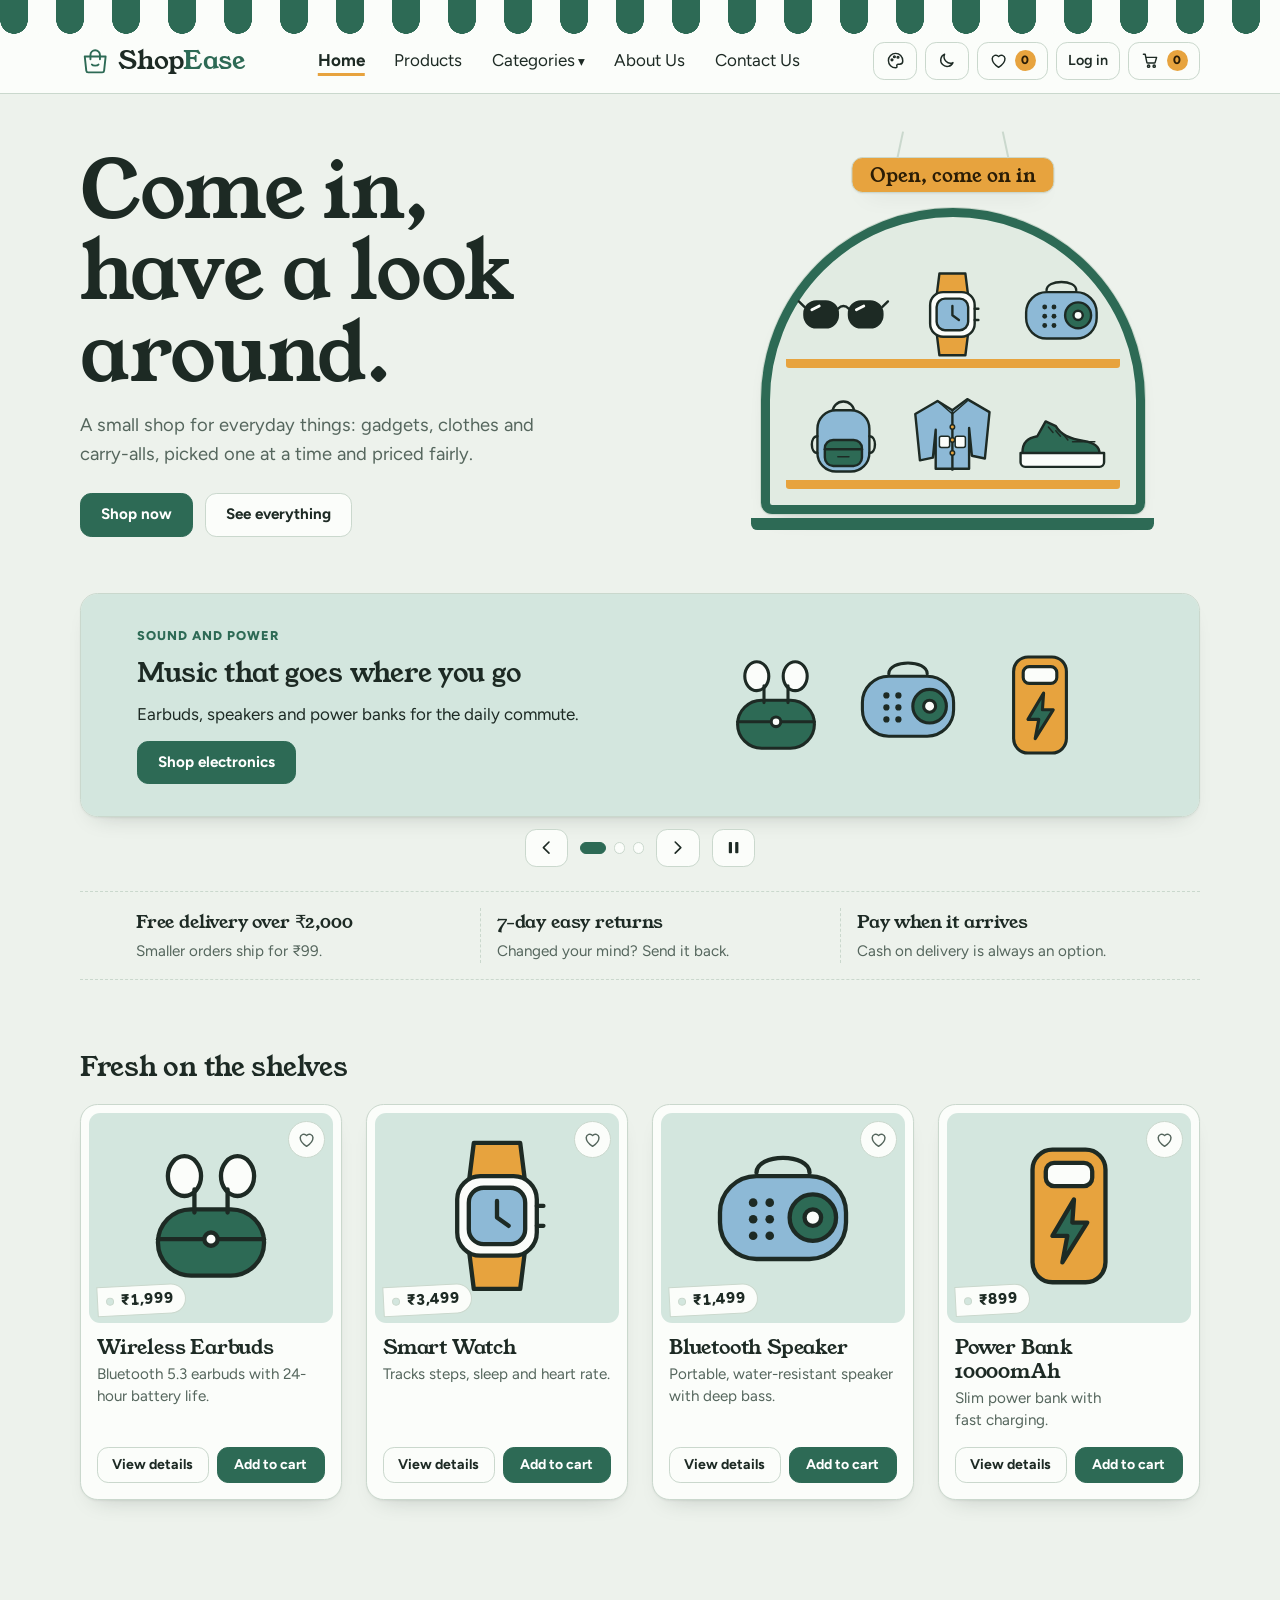
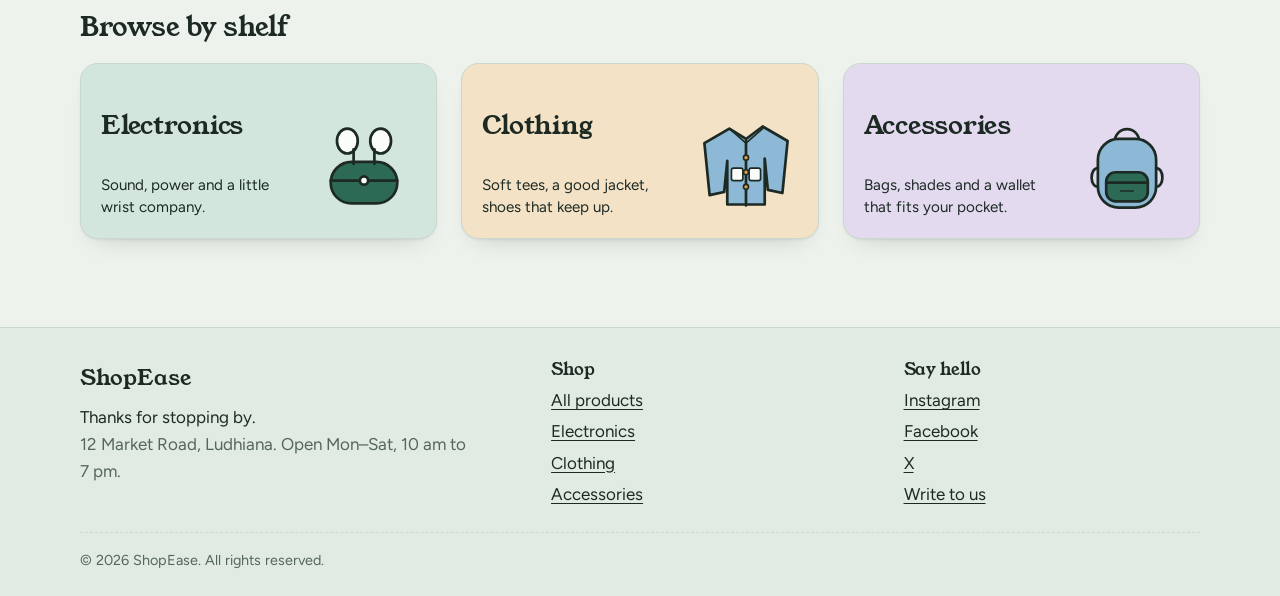
<file: webTechnology/ShopEase/index.html>
<!doctype html>
<html lang="en">
  <head>
    <meta charset="UTF-8" />
    <meta name="viewport" content="width=device-width, initial-scale=1" />
    <meta
      name="description"
      content="ShopEase: gadgets, clothing and accessories at honest prices."
    />
    <meta name="color-scheme" content="light dark" />
    <title>Home | ShopEase</title>
    <link rel="icon" href="images/favicon.svg" type="image/svg+xml" />
    <script src="js/theme-init.js"></script>
    <link rel="preconnect" href="https://fonts.googleapis.com" />
    <link rel="preconnect" href="https://fonts.gstatic.com" crossorigin />
    <link
      rel="stylesheet"
      href="https://fonts.googleapis.com/css2?family=Bricolage+Grotesque:opsz,wght@12..96,500..800&family=Caveat:wght@500..700&family=DM+Serif+Display&family=Figtree:wght@400..800&family=Fredoka:wght@500..700&family=Nunito:wght@400..800&family=Patrick+Hand&family=Young+Serif&display=swap"
    />
    <link rel="stylesheet" href="css/themes.css" />
    <link rel="stylesheet" href="css/style.css" />
    <link rel="stylesheet" href="css/components.css" />
    <link rel="stylesheet" href="css/shop.css" />
    <link rel="stylesheet" href="css/cart.css" />
    <link rel="stylesheet" href="css/pages.css" />
    <link rel="stylesheet" href="css/widgets.css" />
  </head>
  <body data-page="home">
    <a class="skip-link" href="#main">Skip to content</a>

    <header class="site-header">
      <div class="awning" aria-hidden="true"></div>
      <div class="container site-header__bar">
        <a class="site-logo" href="index.html"
          ><svg
            viewBox="0 0 32 32"
            fill="none"
            stroke="currentColor"
            stroke-width="2"
            stroke-linecap="round"
            stroke-linejoin="round"
            aria-hidden="true"
          >
            <path d="M5 11h22l-1.6 15a2 2 0 0 1-2 1.8H8.6a2 2 0 0 1-2-1.8z" />
            <path d="M11 14V9.5a5 5 0 0 1 10 0V14" />
            <path d="M12.5 19.5c1 1.6 6 1.6 7 0" /></svg
          ><b>Shop<span>Ease</span></b></a
        >
        <nav class="site-nav" aria-label="Main">
          <a class="site-nav__link" href="index.html" aria-current="page"
            >Home</a
          >
          <a class="site-nav__link" href="products.html">Products</a>
          <details class="site-nav__dropdown">
            <summary class="site-nav__link">Categories</summary>
            <div class="site-nav__menu">
              <a
                class="site-nav__link"
                href="products.html?category=Electronics"
                >Electronics</a
              >
              <a class="site-nav__link" href="products.html?category=Clothing"
                >Clothing</a
              >
              <a
                class="site-nav__link"
                href="products.html?category=Accessories"
                >Accessories</a
              >
            </div>
          </details>
          <a class="site-nav__link" href="about.html">About Us</a>
          <a class="site-nav__link" href="contact.html">Contact Us</a>
        </nav>
        <div class="site-header__tools">
          <button
            class="icon-button"
            id="theme-menu-toggle"
            type="button"
            aria-label="Choose a look"
            aria-expanded="false"
            aria-controls="theme-panel"
          ></button>
          <button
            class="icon-button"
            id="theme-toggle"
            type="button"
            aria-label="Switch colours"
          ></button>
          <a
            class="icon-button"
            id="wishlist-link"
            href="wishlist.html"
            aria-label="Wishlist"
          >
            <svg
              viewBox="0 0 24 24"
              fill="none"
              stroke="currentColor"
              stroke-width="1.8"
              stroke-linecap="round"
              stroke-linejoin="round"
              aria-hidden="true"
            >
              <path
                d="M12 20.5s-8-4.9-8-11A4.5 4.5 0 0 1 12 7a4.5 4.5 0 0 1 8 2.5c0 6.1-8 11-8 11z"
              />
            </svg>
            <span class="cart-badge" id="wishlist-count">0</span>
          </a>
          <a class="icon-button" id="account-link" href="account.html"
            >Log in</a
          >
          <button
            class="icon-button"
            id="cart-toggle"
            type="button"
            aria-label="Open cart"
          >
            <svg
              viewBox="0 0 24 24"
              fill="none"
              stroke="currentColor"
              stroke-width="1.8"
              stroke-linecap="round"
              stroke-linejoin="round"
              aria-hidden="true"
            >
              <path
                d="M3 4h2.2l2.1 10.2a1 1 0 0 0 1 .8h8.4a1 1 0 0 0 1-.8L19.5 8H6.3"
              />
              <circle cx="9.5" cy="19" r="1.4" />
              <circle cx="16.5" cy="19" r="1.4" />
            </svg>
            <span class="cart-badge" id="cart-count">0</span>
          </button>
        </div>
      </div>
    </header>

    <main class="page" id="main">
      <section class="hero">
        <div class="container hero__inner">
          <div class="hero__copy">
            <h1>Come in, have a look around.</h1>
            <p>
              A small shop for everyday things: gadgets, clothes and carry-alls,
              picked one at a time and priced fairly.
            </p>
            <div class="hero__actions">
              <button class="button" id="shop-now" type="button">
                Shop now
              </button>
              <a class="button button--outline" href="products.html"
                >See everything</a
              >
            </div>
          </div>
          <div class="hero__window" aria-hidden="true">
            <div class="window__sign">Open, come on in</div>
            <div class="window__frame">
              <div class="window__shelf" data-shelf="9,2,3"></div>
              <div class="window__shelf" data-shelf="8,6,7"></div>
            </div>
            <div class="window__sill"></div>
          </div>
        </div>
      </section>

      <section class="container slider-section" aria-label="Promotions">
        <div class="slider" id="promo-slider"></div>
      </section>

      <div class="container">
        <ul class="promises">
          <li>
            <strong>Free delivery over ₹2,000</strong
            ><span>Smaller orders ship for ₹99.</span>
          </li>
          <li>
            <strong>7-day easy returns</strong
            ><span>Changed your mind? Send it back.</span>
          </li>
          <li>
            <strong>Pay when it arrives</strong
            ><span>Cash on delivery is always an option.</span>
          </li>
        </ul>
      </div>

      <section class="container section" id="featured-products">
        <h2 class="section__title">Fresh on the shelves</h2>
        <div class="product-grid" id="featured-grid"></div>
      </section>

      <section class="container section" id="categories">
        <h2 class="section__title">Browse by shelf</h2>
        <div class="category-grid">
          <a
            class="category-tile"
            href="products.html?category=Electronics"
            data-category-art="1"
          >
            <h3>Electronics</h3>
            <p>Sound, power and a little wrist company.</p>
          </a>
          <a
            class="category-tile"
            href="products.html?category=Clothing"
            data-category-art="6"
          >
            <h3>Clothing</h3>
            <p>Soft tees, a good jacket, shoes that keep up.</p>
          </a>
          <a
            class="category-tile"
            href="products.html?category=Accessories"
            data-category-art="8"
          >
            <h3>Accessories</h3>
            <p>Bags, shades and a wallet that fits your pocket.</p>
          </a>
        </div>
      </section>
    </main>

    <footer class="site-footer">
      <div class="container site-footer__inner">
        <div>
          <p class="site-footer__name">ShopEase</p>
          <p>Thanks for stopping by.</p>
          <p class="site-footer__hours">
            12 Market Road, Ludhiana. Open Mon–Sat, 10 am to 7 pm.
          </p>
        </div>
        <nav aria-labelledby="footer-shop">
          <h2 id="footer-shop">Shop</h2>
          <ul class="site-footer__links">
            <li><a href="products.html">All products</a></li>
            <li>
              <a href="products.html?category=Electronics">Electronics</a>
            </li>
            <li><a href="products.html?category=Clothing">Clothing</a></li>
            <li>
              <a href="products.html?category=Accessories">Accessories</a>
            </li>
          </ul>
        </nav>
        <nav aria-labelledby="footer-social">
          <h2 id="footer-social">Say hello</h2>
          <ul class="site-footer__links">
            <li>
              <a
                href="https://www.instagram.com/"
                target="_blank"
                rel="noopener noreferrer"
                >Instagram</a
              >
            </li>
            <li>
              <a
                href="https://www.facebook.com/"
                target="_blank"
                rel="noopener noreferrer"
                >Facebook</a
              >
            </li>
            <li>
              <a href="https://x.com/" target="_blank" rel="noopener noreferrer"
                >X</a
              >
            </li>
            <li><a href="contact.html">Write to us</a></li>
          </ul>
        </nav>
        <p class="site-footer__legal">
          &copy; 2026 ShopEase. All rights reserved.
        </p>
      </div>
    </footer>

    <script src="js/data.js"></script>
    <script src="js/script.js"></script>
    <script src="js/cart.js"></script>
    <script src="js/wishlist.js"></script>
    <script src="js/widgets.js"></script>
    <script src="js/pages-shop.js"></script>
    <script src="js/pages-forms.js"></script>
  </body>
</html>
</file>
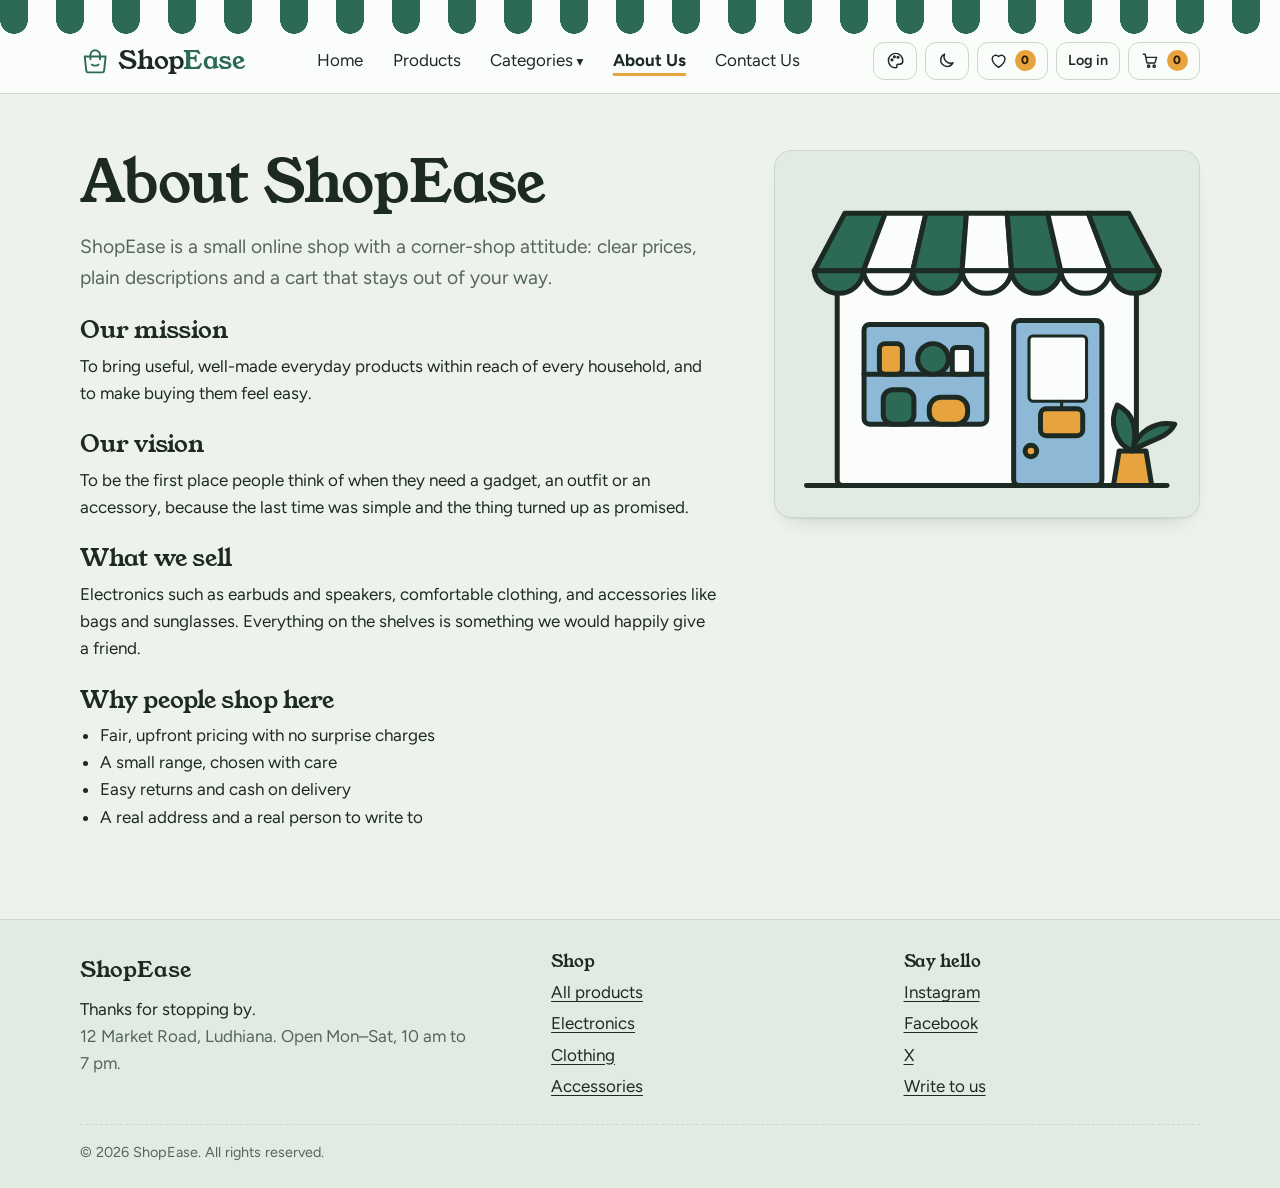
<file: webTechnology/ShopEase/about.html>
<!doctype html>
<html lang="en">
  <head>
    <meta charset="UTF-8" />
    <meta name="viewport" content="width=device-width, initial-scale=1" />
    <meta
      name="description"
      content="Learn about ShopEase, our mission and what we sell."
    />
    <meta name="color-scheme" content="light dark" />
    <title>About Us | ShopEase</title>
    <link rel="icon" href="images/favicon.svg" type="image/svg+xml" />
    <script src="js/theme-init.js"></script>
    <link rel="preconnect" href="https://fonts.googleapis.com" />
    <link rel="preconnect" href="https://fonts.gstatic.com" crossorigin />
    <link
      rel="stylesheet"
      href="https://fonts.googleapis.com/css2?family=Bricolage+Grotesque:opsz,wght@12..96,500..800&family=Caveat:wght@500..700&family=DM+Serif+Display&family=Figtree:wght@400..800&family=Fredoka:wght@500..700&family=Nunito:wght@400..800&family=Patrick+Hand&family=Young+Serif&display=swap"
    />
    <link rel="stylesheet" href="css/themes.css" />
    <link rel="stylesheet" href="css/style.css" />
    <link rel="stylesheet" href="css/components.css" />
    <link rel="stylesheet" href="css/shop.css" />
    <link rel="stylesheet" href="css/cart.css" />
    <link rel="stylesheet" href="css/pages.css" />
    <link rel="stylesheet" href="css/widgets.css" />
  </head>
  <body data-page="about">
    <a class="skip-link" href="#main">Skip to content</a>

    <header class="site-header">
      <div class="awning" aria-hidden="true"></div>
      <div class="container site-header__bar">
        <a class="site-logo" href="index.html"
          ><svg
            viewBox="0 0 32 32"
            fill="none"
            stroke="currentColor"
            stroke-width="2"
            stroke-linecap="round"
            stroke-linejoin="round"
            aria-hidden="true"
          >
            <path d="M5 11h22l-1.6 15a2 2 0 0 1-2 1.8H8.6a2 2 0 0 1-2-1.8z" />
            <path d="M11 14V9.5a5 5 0 0 1 10 0V14" />
            <path d="M12.5 19.5c1 1.6 6 1.6 7 0" /></svg
          ><b>Shop<span>Ease</span></b></a
        >
        <nav class="site-nav" aria-label="Main">
          <a class="site-nav__link" href="index.html">Home</a>
          <a class="site-nav__link" href="products.html">Products</a>
          <details class="site-nav__dropdown">
            <summary class="site-nav__link">Categories</summary>
            <div class="site-nav__menu">
              <a
                class="site-nav__link"
                href="products.html?category=Electronics"
                >Electronics</a
              >
              <a class="site-nav__link" href="products.html?category=Clothing"
                >Clothing</a
              >
              <a
                class="site-nav__link"
                href="products.html?category=Accessories"
                >Accessories</a
              >
            </div>
          </details>
          <a class="site-nav__link" href="about.html" aria-current="page"
            >About Us</a
          >
          <a class="site-nav__link" href="contact.html">Contact Us</a>
        </nav>
        <div class="site-header__tools">
          <button
            class="icon-button"
            id="theme-menu-toggle"
            type="button"
            aria-label="Choose a look"
            aria-expanded="false"
            aria-controls="theme-panel"
          ></button>
          <button
            class="icon-button"
            id="theme-toggle"
            type="button"
            aria-label="Switch colours"
          ></button>
          <a
            class="icon-button"
            id="wishlist-link"
            href="wishlist.html"
            aria-label="Wishlist"
          >
            <svg
              viewBox="0 0 24 24"
              fill="none"
              stroke="currentColor"
              stroke-width="1.8"
              stroke-linecap="round"
              stroke-linejoin="round"
              aria-hidden="true"
            >
              <path
                d="M12 20.5s-8-4.9-8-11A4.5 4.5 0 0 1 12 7a4.5 4.5 0 0 1 8 2.5c0 6.1-8 11-8 11z"
              />
            </svg>
            <span class="cart-badge" id="wishlist-count">0</span>
          </a>
          <a class="icon-button" id="account-link" href="account.html"
            >Log in</a
          >
          <button
            class="icon-button"
            id="cart-toggle"
            type="button"
            aria-label="Open cart"
          >
            <svg
              viewBox="0 0 24 24"
              fill="none"
              stroke="currentColor"
              stroke-width="1.8"
              stroke-linecap="round"
              stroke-linejoin="round"
              aria-hidden="true"
            >
              <path
                d="M3 4h2.2l2.1 10.2a1 1 0 0 0 1 .8h8.4a1 1 0 0 0 1-.8L19.5 8H6.3"
              />
              <circle cx="9.5" cy="19" r="1.4" />
              <circle cx="16.5" cy="19" r="1.4" />
            </svg>
            <span class="cart-badge" id="cart-count">0</span>
          </button>
        </div>
      </div>
    </header>

    <main class="page" id="main">
      <div class="container section split">
        <div class="about__copy">
          <h1>About ShopEase</h1>
          <p class="about__lede">
            ShopEase is a small online shop with a corner-shop attitude: clear
            prices, plain descriptions and a cart that stays out of your way.
          </p>
          <h2>Our mission</h2>
          <p>
            To bring useful, well-made everyday products within reach of every
            household, and to make buying them feel easy.
          </p>
          <h2>Our vision</h2>
          <p>
            To be the first place people think of when they need a gadget, an
            outfit or an accessory, because the last time was simple and the
            thing turned up as promised.
          </p>
          <h2>What we sell</h2>
          <p>
            Electronics such as earbuds and speakers, comfortable clothing, and
            accessories like bags and sunglasses. Everything on the shelves is
            something we would happily give a friend.
          </p>
          <h2>Why people shop here</h2>
          <ul>
            <li>Fair, upfront pricing with no surprise charges</li>
            <li>A small range, chosen with care</li>
            <li>Easy returns and cash on delivery</li>
            <li>A real address and a real person to write to</li>
          </ul>
        </div>
        <div class="about__art" aria-hidden="false">
          <svg
            class="art"
            viewBox="0 0 200 170"
            role="img"
            aria-label="A small shop with a striped awning, a window full of things and an open door"
          >
            <rect class="lt" x="22" y="52" width="156" height="112" rx="3" />
            <path class="c1" d="M26.0 22H47.1L35.7 52H10.0Z" />
            <path class="lt" d="M47.1 22H68.3L61.4 52H35.7Z" />
            <path class="c1" d="M68.3 22H89.4L87.1 52H61.4Z" />
            <path class="lt" d="M89.4 22H110.6L112.9 52H87.1Z" />
            <path class="c1" d="M110.6 22H131.7L138.6 52H112.9Z" />
            <path class="lt" d="M131.7 22H152.9L164.3 52H138.6Z" />
            <path class="c1" d="M152.9 22H174.0L190.0 52H164.3Z" />
            <path class="c1" d="M10.0 52a12.9 12.9 0 0 0 25.7 0z" />
            <path class="lt" d="M35.7 52a12.9 12.9 0 0 0 25.7 0z" />
            <path class="c1" d="M61.4 52a12.9 12.9 0 0 0 25.7 0z" />
            <path class="lt" d="M87.1 52a12.9 12.9 0 0 0 25.7 0z" />
            <path class="c1" d="M112.9 52a12.9 12.9 0 0 0 25.7 0z" />
            <path class="lt" d="M138.6 52a12.9 12.9 0 0 0 25.7 0z" />
            <path class="c1" d="M164.3 52a12.9 12.9 0 0 0 25.7 0z" />
            <rect class="c3" x="36" y="80" width="64" height="52" rx="3" />
            <path d="M36 106h64" />
            <rect class="c2" x="44" y="90" width="12" height="16" rx="3" />
            <circle class="c1" cx="72" cy="98" r="8" />
            <rect class="lt" x="82" y="92" width="10" height="14" rx="2" />
            <rect class="c1" x="46" y="114" width="16" height="18" rx="5" />
            <rect class="c2" x="70" y="118" width="20" height="14" rx="6" />
            <rect class="c3" x="114" y="78" width="46" height="86" rx="3" />
            <rect
              class="lt thin"
              x="122"
              y="86"
              width="30"
              height="34"
              rx="2"
            />
            <circle class="c2" cx="123" cy="146" r="3" />
            <rect class="c2" x="128" y="124" width="22" height="14" rx="3" />
            <path class="thin" d="M139 124v-4" />
            <path d="M6 164h188" />
            <path class="c2" d="M166 164l3-18h14l3 18z" />
            <path
              class="c1"
              d="M176 146c-10-4-12-16-8-24 8 4 11 12 8 24zM176 146c8-6 18-6 22-14-10-2-20 4-22 14z"
            />
          </svg>
        </div>
      </div>
    </main>

    <footer class="site-footer">
      <div class="container site-footer__inner">
        <div>
          <p class="site-footer__name">ShopEase</p>
          <p>Thanks for stopping by.</p>
          <p class="site-footer__hours">
            12 Market Road, Ludhiana. Open Mon–Sat, 10 am to 7 pm.
          </p>
        </div>
        <nav aria-labelledby="footer-shop">
          <h2 id="footer-shop">Shop</h2>
          <ul class="site-footer__links">
            <li><a href="products.html">All products</a></li>
            <li>
              <a href="products.html?category=Electronics">Electronics</a>
            </li>
            <li><a href="products.html?category=Clothing">Clothing</a></li>
            <li>
              <a href="products.html?category=Accessories">Accessories</a>
            </li>
          </ul>
        </nav>
        <nav aria-labelledby="footer-social">
          <h2 id="footer-social">Say hello</h2>
          <ul class="site-footer__links">
            <li>
              <a
                href="https://www.instagram.com/"
                target="_blank"
                rel="noopener noreferrer"
                >Instagram</a
              >
            </li>
            <li>
              <a
                href="https://www.facebook.com/"
                target="_blank"
                rel="noopener noreferrer"
                >Facebook</a
              >
            </li>
            <li>
              <a href="https://x.com/" target="_blank" rel="noopener noreferrer"
                >X</a
              >
            </li>
            <li><a href="contact.html">Write to us</a></li>
          </ul>
        </nav>
        <p class="site-footer__legal">
          &copy; 2026 ShopEase. All rights reserved.
        </p>
      </div>
    </footer>

    <script src="js/data.js"></script>
    <script src="js/script.js"></script>
    <script src="js/cart.js"></script>
    <script src="js/wishlist.js"></script>
    <script src="js/widgets.js"></script>
    <script src="js/pages-shop.js"></script>
    <script src="js/pages-forms.js"></script>
  </body>
</html>
</file>
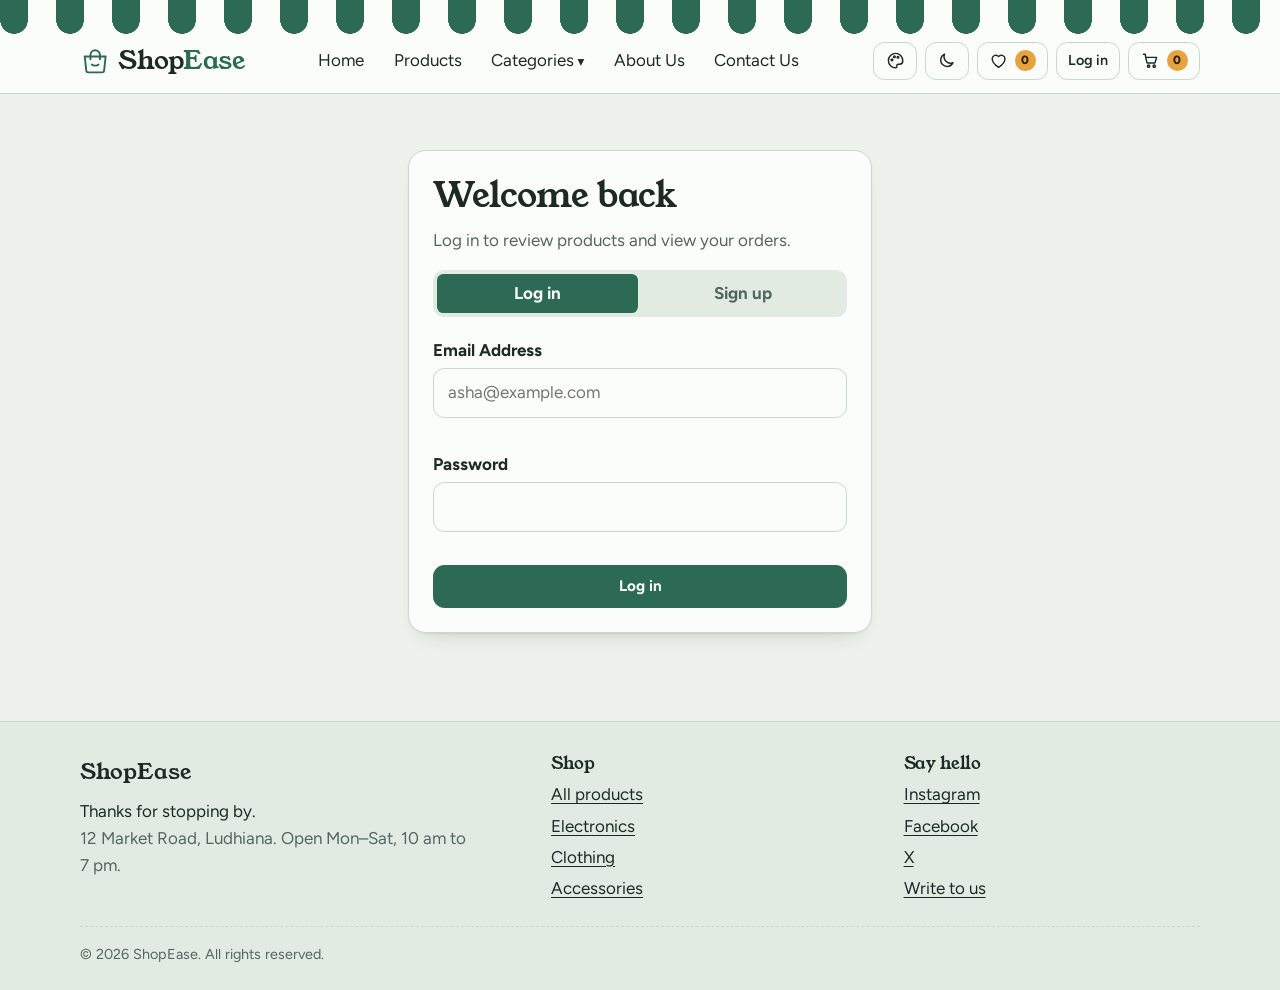
<file: webTechnology/ShopEase/account.html>
<!doctype html>
<html lang="en">
  <head>
    <meta charset="UTF-8" />
    <meta name="viewport" content="width=device-width, initial-scale=1" />
    <meta
      name="description"
      content="Log in, sign up and manage your ShopEase account."
    />
    <meta name="color-scheme" content="light dark" />
    <title>Account | ShopEase</title>
    <link rel="icon" href="images/favicon.svg" type="image/svg+xml" />
    <script src="js/theme-init.js"></script>
    <link rel="preconnect" href="https://fonts.googleapis.com" />
    <link rel="preconnect" href="https://fonts.gstatic.com" crossorigin />
    <link
      rel="stylesheet"
      href="https://fonts.googleapis.com/css2?family=Bricolage+Grotesque:opsz,wght@12..96,500..800&family=Caveat:wght@500..700&family=DM+Serif+Display&family=Figtree:wght@400..800&family=Fredoka:wght@500..700&family=Nunito:wght@400..800&family=Patrick+Hand&family=Young+Serif&display=swap"
    />
    <link rel="stylesheet" href="css/themes.css" />
    <link rel="stylesheet" href="css/style.css" />
    <link rel="stylesheet" href="css/components.css" />
    <link rel="stylesheet" href="css/shop.css" />
    <link rel="stylesheet" href="css/cart.css" />
    <link rel="stylesheet" href="css/pages.css" />
    <link rel="stylesheet" href="css/widgets.css" />
  </head>
  <body data-page="account">
    <a class="skip-link" href="#main">Skip to content</a>

    <header class="site-header">
      <div class="awning" aria-hidden="true"></div>
      <div class="container site-header__bar">
        <a class="site-logo" href="index.html"
          ><svg
            viewBox="0 0 32 32"
            fill="none"
            stroke="currentColor"
            stroke-width="2"
            stroke-linecap="round"
            stroke-linejoin="round"
            aria-hidden="true"
          >
            <path d="M5 11h22l-1.6 15a2 2 0 0 1-2 1.8H8.6a2 2 0 0 1-2-1.8z" />
            <path d="M11 14V9.5a5 5 0 0 1 10 0V14" />
            <path d="M12.5 19.5c1 1.6 6 1.6 7 0" /></svg
          ><b>Shop<span>Ease</span></b></a
        >
        <nav class="site-nav" aria-label="Main">
          <a class="site-nav__link" href="index.html">Home</a>
          <a class="site-nav__link" href="products.html">Products</a>
          <details class="site-nav__dropdown">
            <summary class="site-nav__link">Categories</summary>
            <div class="site-nav__menu">
              <a
                class="site-nav__link"
                href="products.html?category=Electronics"
                >Electronics</a
              >
              <a class="site-nav__link" href="products.html?category=Clothing"
                >Clothing</a
              >
              <a
                class="site-nav__link"
                href="products.html?category=Accessories"
                >Accessories</a
              >
            </div>
          </details>
          <a class="site-nav__link" href="about.html">About Us</a>
          <a class="site-nav__link" href="contact.html">Contact Us</a>
        </nav>
        <div class="site-header__tools">
          <button
            class="icon-button"
            id="theme-menu-toggle"
            type="button"
            aria-label="Choose a look"
            aria-expanded="false"
            aria-controls="theme-panel"
          ></button>
          <button
            class="icon-button"
            id="theme-toggle"
            type="button"
            aria-label="Switch colours"
          ></button>
          <a
            class="icon-button"
            id="wishlist-link"
            href="wishlist.html"
            aria-label="Wishlist"
          >
            <svg
              viewBox="0 0 24 24"
              fill="none"
              stroke="currentColor"
              stroke-width="1.8"
              stroke-linecap="round"
              stroke-linejoin="round"
              aria-hidden="true"
            >
              <path
                d="M12 20.5s-8-4.9-8-11A4.5 4.5 0 0 1 12 7a4.5 4.5 0 0 1 8 2.5c0 6.1-8 11-8 11z"
              />
            </svg>
            <span class="cart-badge" id="wishlist-count">0</span>
          </a>
          <a class="icon-button" id="account-link" href="account.html"
            >Log in</a
          >
          <button
            class="icon-button"
            id="cart-toggle"
            type="button"
            aria-label="Open cart"
          >
            <svg
              viewBox="0 0 24 24"
              fill="none"
              stroke="currentColor"
              stroke-width="1.8"
              stroke-linecap="round"
              stroke-linejoin="round"
              aria-hidden="true"
            >
              <path
                d="M3 4h2.2l2.1 10.2a1 1 0 0 0 1 .8h8.4a1 1 0 0 0 1-.8L19.5 8H6.3"
              />
              <circle cx="9.5" cy="19" r="1.4" />
              <circle cx="16.5" cy="19" r="1.4" />
            </svg>
            <span class="cart-badge" id="cart-count">0</span>
          </button>
        </div>
      </div>
    </header>

    <main class="page" id="main">
      <div class="container section">
        <div id="auth-section">
          <div class="panel auth-card">
            <h1 id="auth-title">Welcome back</h1>
            <p id="auth-intro"></p>
            <div class="tabs" role="group" aria-label="Account options">
              <button type="button" data-tab="login" aria-selected="true">
                Log in
              </button>
              <button type="button" data-tab="signup" aria-selected="false">
                Sign up
              </button>
            </div>

            <form id="login-form" novalidate>
              <label class="field"
                >Email Address
                <input
                  name="email"
                  type="email"
                  autocomplete="email"
                  placeholder="asha@example.com"
                />
                <span class="field__error" data-error-for="email"></span>
              </label>
              <label class="field"
                >Password
                <input
                  name="password"
                  type="password"
                  autocomplete="current-password"
                />
                <span class="field__error" data-error-for="password"></span>
              </label>
              <p class="form-status" data-form-status role="alert"></p>
              <button class="button button--block" type="submit">Log in</button>
            </form>

            <form id="signup-form" novalidate hidden>
              <label class="field"
                >Full Name
                <input name="fullName" type="text" autocomplete="name" />
                <span class="field__error" data-error-for="fullName"></span>
              </label>
              <label class="field"
                >Email Address
                <input name="email" type="email" autocomplete="email" />
                <span class="field__error" data-error-for="email"></span>
              </label>
              <label class="field"
                >Password (6+ characters)
                <input
                  name="password"
                  type="password"
                  autocomplete="new-password"
                />
                <span class="field__error" data-error-for="password"></span>
              </label>
              <label class="field"
                >Confirm Password
                <input
                  name="confirmPassword"
                  type="password"
                  autocomplete="new-password"
                />
                <span
                  class="field__error"
                  data-error-for="confirmPassword"
                ></span>
              </label>
              <p class="form-status" data-form-status role="alert"></p>
              <button class="button button--block" type="submit">
                Create account
              </button>
            </form>
          </div>
        </div>

        <div id="profile-section" hidden>
          <header class="profile-header">
            <div class="avatar" id="profile-avatar" aria-hidden="true"></div>
            <div>
              <h1 id="profile-name"></h1>
              <p id="profile-email"></p>
            </div>
            <button class="button button--outline" id="sign-out" type="button">
              Log out
            </button>
          </header>
          <div class="split">
            <section class="panel" aria-labelledby="orders-title">
              <h2 id="orders-title">Orders</h2>
              <div id="order-history"></div>
            </section>
            <form class="panel" id="profile-form" novalidate>
              <h2>Your details</h2>
              <label class="field"
                >Full Name
                <input name="fullName" type="text" autocomplete="name" />
                <span class="field__error" data-error-for="fullName"></span>
              </label>
              <label class="field"
                >Phone Number
                <input name="phone" type="tel" autocomplete="tel" />
                <span class="field__error" data-error-for="phone"></span>
              </label>
              <label class="field"
                >Street Address
                <input
                  name="address"
                  type="text"
                  autocomplete="street-address"
                />
                <span class="field__error" data-error-for="address"></span>
              </label>
              <label class="field"
                >City
                <input name="city" type="text" autocomplete="address-level2" />
                <span class="field__error" data-error-for="city"></span>
              </label>
              <label class="field"
                >PIN Code
                <input
                  name="postalCode"
                  type="text"
                  autocomplete="postal-code"
                />
                <span class="field__error" data-error-for="postalCode"></span>
              </label>
              <label class="field"
                >State
                <input name="state" type="text" autocomplete="address-level1" />
                <span class="field__error" data-error-for="state"></span>
              </label>
              <p class="form-status" data-form-status role="alert"></p>
              <button class="button" type="submit">Save changes</button>
            </form>
          </div>
        </div>
      </div>
    </main>

    <footer class="site-footer">
      <div class="container site-footer__inner">
        <div>
          <p class="site-footer__name">ShopEase</p>
          <p>Thanks for stopping by.</p>
          <p class="site-footer__hours">
            12 Market Road, Ludhiana. Open Mon–Sat, 10 am to 7 pm.
          </p>
        </div>
        <nav aria-labelledby="footer-shop">
          <h2 id="footer-shop">Shop</h2>
          <ul class="site-footer__links">
            <li><a href="products.html">All products</a></li>
            <li>
              <a href="products.html?category=Electronics">Electronics</a>
            </li>
            <li><a href="products.html?category=Clothing">Clothing</a></li>
            <li>
              <a href="products.html?category=Accessories">Accessories</a>
            </li>
          </ul>
        </nav>
        <nav aria-labelledby="footer-social">
          <h2 id="footer-social">Say hello</h2>
          <ul class="site-footer__links">
            <li>
              <a
                href="https://www.instagram.com/"
                target="_blank"
                rel="noopener noreferrer"
                >Instagram</a
              >
            </li>
            <li>
              <a
                href="https://www.facebook.com/"
                target="_blank"
                rel="noopener noreferrer"
                >Facebook</a
              >
            </li>
            <li>
              <a href="https://x.com/" target="_blank" rel="noopener noreferrer"
                >X</a
              >
            </li>
            <li><a href="contact.html">Write to us</a></li>
          </ul>
        </nav>
        <p class="site-footer__legal">
          &copy; 2026 ShopEase. All rights reserved.
        </p>
      </div>
    </footer>

    <script src="js/data.js"></script>
    <script src="js/script.js"></script>
    <script src="js/cart.js"></script>
    <script src="js/wishlist.js"></script>
    <script src="js/widgets.js"></script>
    <script src="js/pages-shop.js"></script>
    <script src="js/pages-forms.js"></script>
  </body>
</html>
</file>
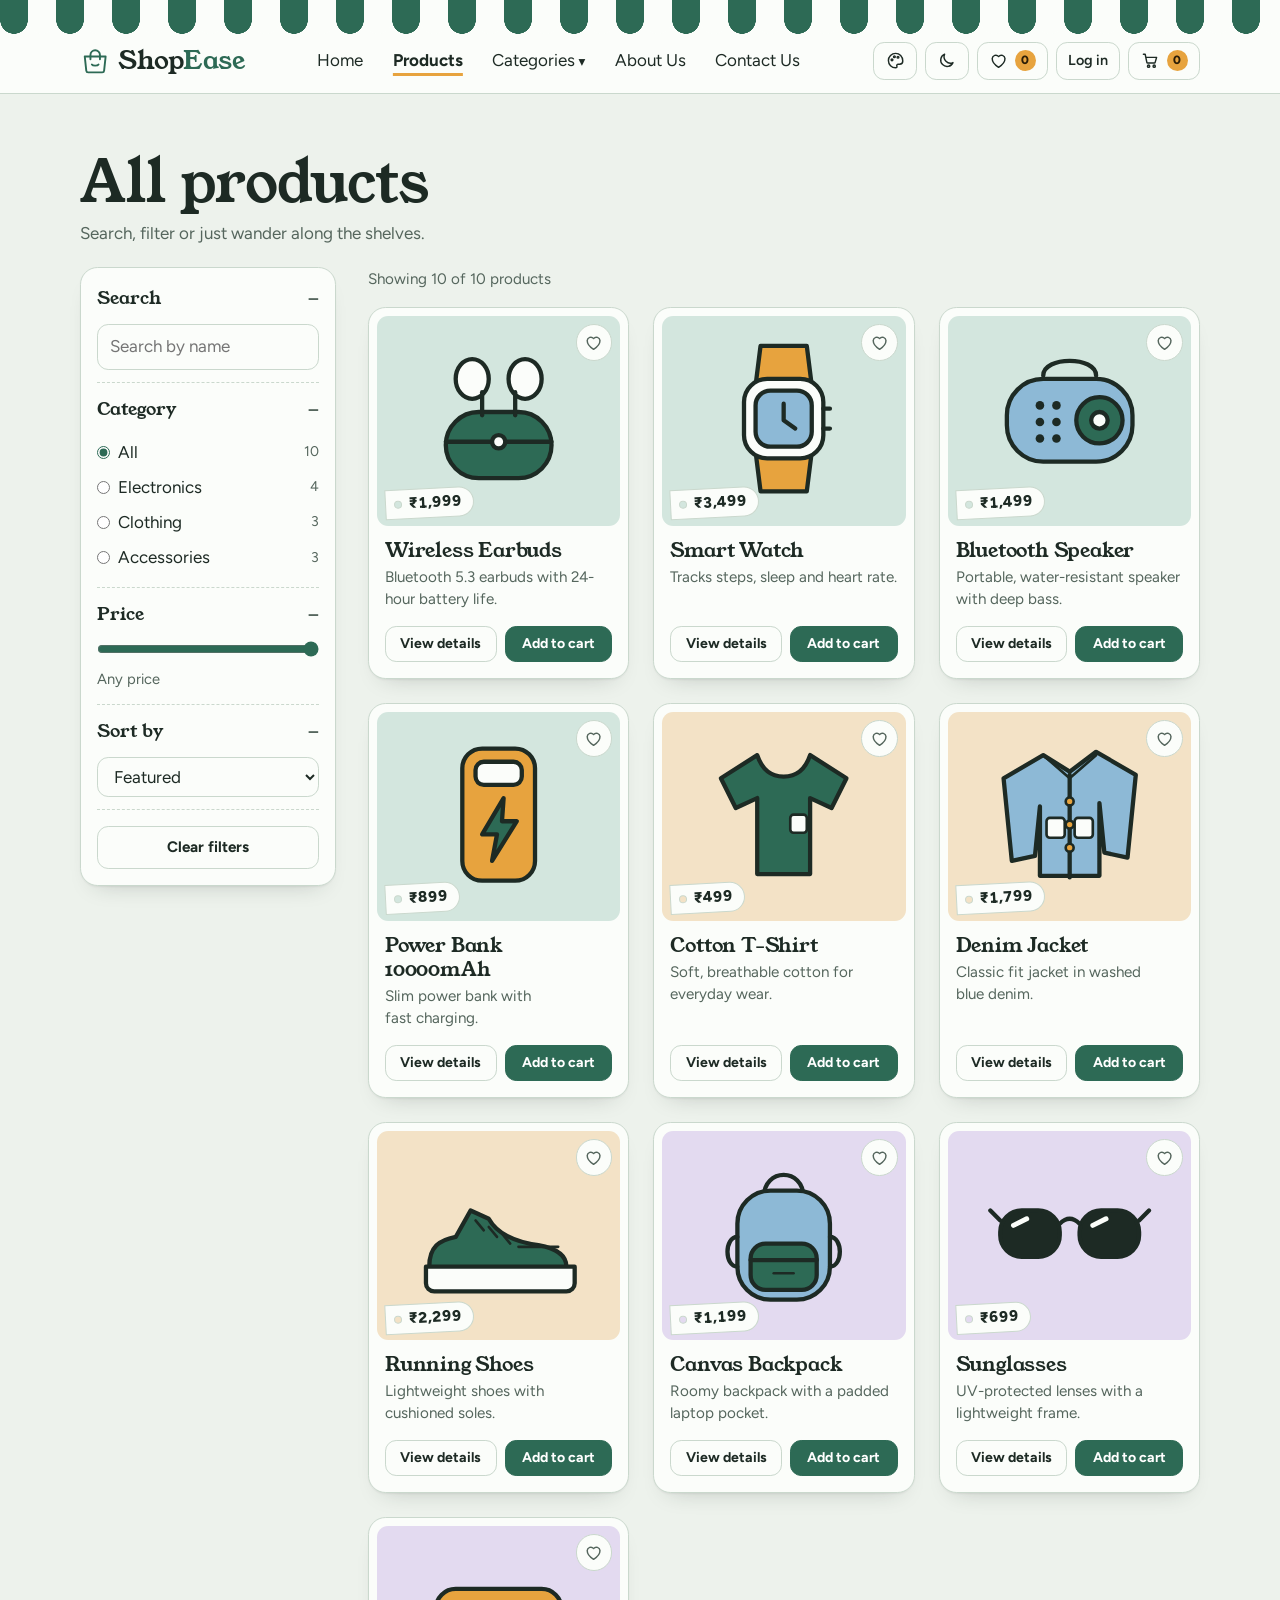
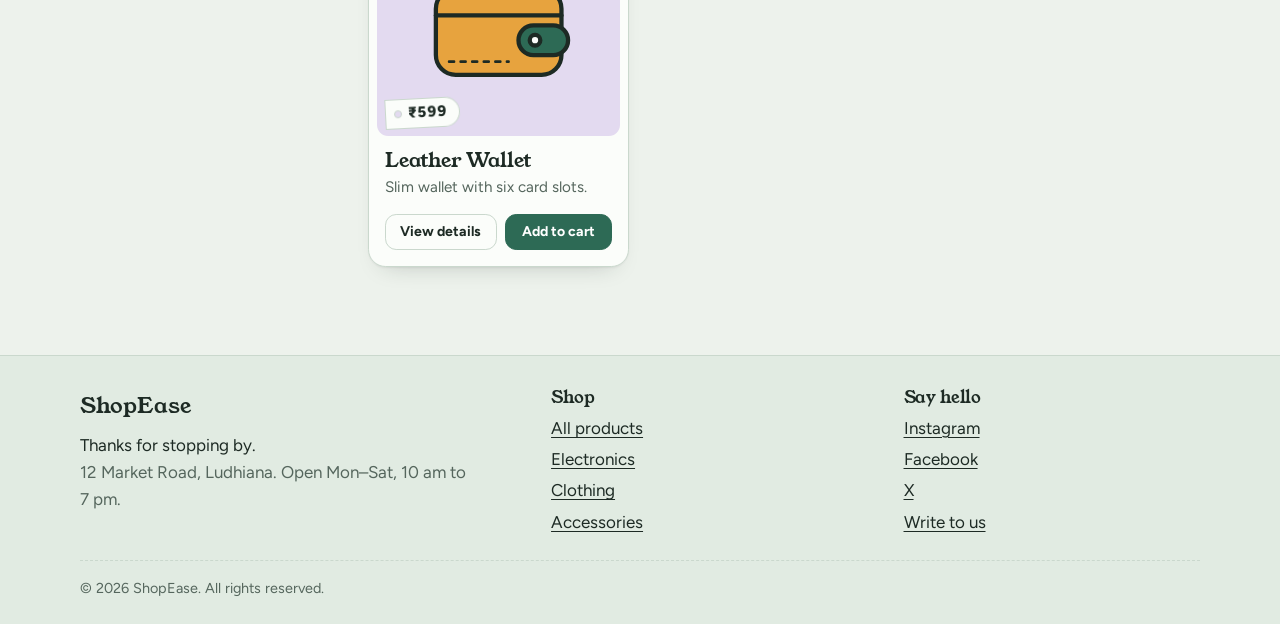
<file: webTechnology/ShopEase/checkout.html>
<!doctype html>
<html lang="en">
  <head>
    <meta charset="UTF-8" />
    <meta name="viewport" content="width=device-width, initial-scale=1" />
    <meta
      name="description"
      content="Enter your billing details and pay for your ShopEase order."
    />
    <meta name="color-scheme" content="light dark" />
    <title>Checkout | ShopEase</title>
    <link rel="icon" href="images/favicon.svg" type="image/svg+xml" />
    <script src="js/theme-init.js"></script>
    <link rel="preconnect" href="https://fonts.googleapis.com" />
    <link rel="preconnect" href="https://fonts.gstatic.com" crossorigin />
    <link
      rel="stylesheet"
      href="https://fonts.googleapis.com/css2?family=Bricolage+Grotesque:opsz,wght@12..96,500..800&family=Caveat:wght@500..700&family=DM+Serif+Display&family=Figtree:wght@400..800&family=Fredoka:wght@500..700&family=Nunito:wght@400..800&family=Patrick+Hand&family=Young+Serif&display=swap"
    />
    <link rel="stylesheet" href="css/themes.css" />
    <link rel="stylesheet" href="css/style.css" />
    <link rel="stylesheet" href="css/components.css" />
    <link rel="stylesheet" href="css/shop.css" />
    <link rel="stylesheet" href="css/cart.css" />
    <link rel="stylesheet" href="css/pages.css" />
    <link rel="stylesheet" href="css/widgets.css" />
  </head>
  <body data-page="checkout">
    <a class="skip-link" href="#main">Skip to content</a>

    <header class="site-header">
      <div class="awning" aria-hidden="true"></div>
      <div class="container site-header__bar">
        <a class="site-logo" href="index.html"
          ><svg
            viewBox="0 0 32 32"
            fill="none"
            stroke="currentColor"
            stroke-width="2"
            stroke-linecap="round"
            stroke-linejoin="round"
            aria-hidden="true"
          >
            <path d="M5 11h22l-1.6 15a2 2 0 0 1-2 1.8H8.6a2 2 0 0 1-2-1.8z" />
            <path d="M11 14V9.5a5 5 0 0 1 10 0V14" />
            <path d="M12.5 19.5c1 1.6 6 1.6 7 0" /></svg
          ><b>Shop<span>Ease</span></b></a
        >
        <nav class="site-nav" aria-label="Main">
          <a class="site-nav__link" href="index.html">Home</a>
          <a class="site-nav__link" href="products.html">Products</a>
          <details class="site-nav__dropdown">
            <summary class="site-nav__link">Categories</summary>
            <div class="site-nav__menu">
              <a
                class="site-nav__link"
                href="products.html?category=Electronics"
                >Electronics</a
              >
              <a class="site-nav__link" href="products.html?category=Clothing"
                >Clothing</a
              >
              <a
                class="site-nav__link"
                href="products.html?category=Accessories"
                >Accessories</a
              >
            </div>
          </details>
          <a class="site-nav__link" href="about.html">About Us</a>
          <a class="site-nav__link" href="contact.html">Contact Us</a>
        </nav>
        <div class="site-header__tools">
          <button
            class="icon-button"
            id="theme-menu-toggle"
            type="button"
            aria-label="Choose a look"
            aria-expanded="false"
            aria-controls="theme-panel"
          ></button>
          <button
            class="icon-button"
            id="theme-toggle"
            type="button"
            aria-label="Switch colours"
          ></button>
          <a
            class="icon-button"
            id="wishlist-link"
            href="wishlist.html"
            aria-label="Wishlist"
          >
            <svg
              viewBox="0 0 24 24"
              fill="none"
              stroke="currentColor"
              stroke-width="1.8"
              stroke-linecap="round"
              stroke-linejoin="round"
              aria-hidden="true"
            >
              <path
                d="M12 20.5s-8-4.9-8-11A4.5 4.5 0 0 1 12 7a4.5 4.5 0 0 1 8 2.5c0 6.1-8 11-8 11z"
              />
            </svg>
            <span class="cart-badge" id="wishlist-count">0</span>
          </a>
          <a class="icon-button" id="account-link" href="account.html"
            >Log in</a
          >
          <button
            class="icon-button"
            id="cart-toggle"
            type="button"
            aria-label="Open cart"
          >
            <svg
              viewBox="0 0 24 24"
              fill="none"
              stroke="currentColor"
              stroke-width="1.8"
              stroke-linecap="round"
              stroke-linejoin="round"
              aria-hidden="true"
            >
              <path
                d="M3 4h2.2l2.1 10.2a1 1 0 0 0 1 .8h8.4a1 1 0 0 0 1-.8L19.5 8H6.3"
              />
              <circle cx="9.5" cy="19" r="1.4" />
              <circle cx="16.5" cy="19" r="1.4" />
            </svg>
            <span class="cart-badge" id="cart-count">0</span>
          </button>
        </div>
      </div>
    </header>

    <main class="page" id="main">
      <div class="container section">
        <h1>Checkout</h1>
        <ol class="checkout-steps" aria-label="Checkout progress">
          <li data-step-label="billing" aria-current="step">1. Billing</li>
          <li data-step-label="payment">2. Payment</li>
          <li data-step-label="done">3. Confirmation</li>
        </ol>

        <div class="split" id="checkout-layout">
          <div>
            <form
              class="panel"
              id="billing-form"
              data-step="billing"
              novalidate
            >
              <h2>Billing details</h2>
              <div class="form-row">
                <label class="field"
                  >Full Name
                  <input
                    name="fullName"
                    type="text"
                    autocomplete="name"
                    placeholder="Asha Verma"
                  />
                  <span class="field__error" data-error-for="fullName"></span>
                </label>
                <label class="field"
                  >Email Address
                  <input
                    name="email"
                    type="email"
                    autocomplete="email"
                    placeholder="asha@example.com"
                  />
                  <span class="field__error" data-error-for="email"></span>
                </label>
              </div>
              <label class="field"
                >Phone Number
                <input
                  name="phone"
                  type="tel"
                  autocomplete="tel"
                  placeholder="98765 43210"
                />
                <span class="field__error" data-error-for="phone"></span>
              </label>
              <label class="field"
                >Street Address
                <input
                  name="address"
                  type="text"
                  autocomplete="street-address"
                  placeholder="12 Market Road"
                />
                <span class="field__error" data-error-for="address"></span>
              </label>
              <div class="form-row">
                <label class="field"
                  >City
                  <input
                    name="city"
                    type="text"
                    autocomplete="address-level2"
                    placeholder="Ludhiana"
                  />
                  <span class="field__error" data-error-for="city"></span>
                </label>
                <label class="field"
                  >PIN Code
                  <input
                    name="postalCode"
                    type="text"
                    autocomplete="postal-code"
                    placeholder="141001"
                  />
                  <span class="field__error" data-error-for="postalCode"></span>
                </label>
              </div>
              <label class="field"
                >State
                <input
                  name="state"
                  type="text"
                  autocomplete="address-level1"
                  placeholder="Punjab"
                />
                <span class="field__error" data-error-for="state"></span>
              </label>
              <div class="form-actions">
                <a class="button button--outline" href="products.html"
                  >Back to shop</a
                >
                <button class="button" type="submit">
                  Continue to payment
                </button>
              </div>
            </form>

            <form
              class="panel"
              id="payment-form"
              data-step="payment"
              novalidate
              hidden
            >
              <h2>Payment method</h2>
              <div
                class="choice-group"
                role="radiogroup"
                aria-label="Payment method"
              >
                <label
                  ><input
                    type="radio"
                    name="paymentMethod"
                    value="card"
                    checked
                  />
                  Card</label
                >
                <label
                  ><input type="radio" name="paymentMethod" value="upi" />
                  UPI</label
                >
                <label
                  ><input type="radio" name="paymentMethod" value="cod" /> Cash
                  on delivery</label
                >
              </div>
              <div data-payment-panel="card">
                <label class="field"
                  >Name on Card
                  <input
                    name="cardName"
                    type="text"
                    autocomplete="cc-name"
                    placeholder="Asha Verma"
                  />
                  <span class="field__error" data-error-for="cardName"></span>
                </label>
                <label class="field"
                  >Card Number
                  <input
                    name="cardNumber"
                    type="text"
                    autocomplete="cc-number"
                    placeholder="1234 5678 9012 3456"
                  />
                  <span class="field__error" data-error-for="cardNumber"></span>
                </label>
                <div class="form-row">
                  <label class="field"
                    >Expiry (MM/YY)
                    <input
                      name="cardExpiry"
                      type="text"
                      autocomplete="cc-exp"
                      placeholder="08/28"
                    />
                    <span
                      class="field__error"
                      data-error-for="cardExpiry"
                    ></span>
                  </label>
                  <label class="field"
                    >CVV
                    <input
                      name="cardCvv"
                      type="password"
                      autocomplete="cc-csc"
                      placeholder="123"
                    />
                    <span class="field__error" data-error-for="cardCvv"></span>
                  </label>
                </div>
              </div>
              <div data-payment-panel="upi" hidden>
                <label class="field"
                  >UPI ID
                  <input name="upiId" type="text" placeholder="name@bank" />
                  <span class="field__error" data-error-for="upiId"></span>
                </label>
              </div>
              <p data-payment-panel="cod" hidden>
                Pay in cash when your order arrives.
              </p>
              <p class="payment-note">Demo only. No real payment is taken.</p>
              <div class="form-actions">
                <button
                  class="button button--outline"
                  id="back-to-billing"
                  type="button"
                >
                  Back
                </button>
                <button class="button" type="submit">Place order</button>
              </div>
            </form>
          </div>

          <aside class="panel" aria-labelledby="summary-title">
            <h2 id="summary-title">Order summary</h2>
            <div id="order-summary"></div>
          </aside>
        </div>

        <section class="celebration" data-step="done" hidden>
          <canvas class="confetti" id="confetti" aria-hidden="true"></canvas>
          <div class="celebration__art" aria-hidden="true">
            <svg class="art" viewBox="0 0 100 100" focusable="false">
              <rect class="c1" x="16" y="38" width="68" height="48" rx="6" />
              <path d="M16 56h68" />
              <path class="c2" d="M44 38h12v48H44z" />
              <path
                class="c2"
                d="M50 38c-14-2-22-12-14-18 7-5 14 6 14 18zM50 38c14-2 22-12 14-18-7-5-14 6-14 18z"
              />
            </svg>
          </div>
          <h1>Thank you, <span id="customer-name"></span>!</h1>
          <p>
            Your order <strong id="order-id"></strong> has been placed. We have
            sent a confirmation to <strong id="customer-email"></strong>.
          </p>
          <div class="panel">
            <h2>Order total</h2>
            <p class="price" id="order-total"></p>
            <p>Estimated delivery: <strong id="delivery-date"></strong></p>
          </div>
          <a class="button" href="products.html">Keep shopping</a>
        </section>
      </div>
    </main>

    <footer class="site-footer">
      <div class="container site-footer__inner">
        <div>
          <p class="site-footer__name">ShopEase</p>
          <p>Thanks for stopping by.</p>
          <p class="site-footer__hours">
            12 Market Road, Ludhiana. Open Mon–Sat, 10 am to 7 pm.
          </p>
        </div>
        <nav aria-labelledby="footer-shop">
          <h2 id="footer-shop">Shop</h2>
          <ul class="site-footer__links">
            <li><a href="products.html">All products</a></li>
            <li>
              <a href="products.html?category=Electronics">Electronics</a>
            </li>
            <li><a href="products.html?category=Clothing">Clothing</a></li>
            <li>
              <a href="products.html?category=Accessories">Accessories</a>
            </li>
          </ul>
        </nav>
        <nav aria-labelledby="footer-social">
          <h2 id="footer-social">Say hello</h2>
          <ul class="site-footer__links">
            <li>
              <a
                href="https://www.instagram.com/"
                target="_blank"
                rel="noopener noreferrer"
                >Instagram</a
              >
            </li>
            <li>
              <a
                href="https://www.facebook.com/"
                target="_blank"
                rel="noopener noreferrer"
                >Facebook</a
              >
            </li>
            <li>
              <a href="https://x.com/" target="_blank" rel="noopener noreferrer"
                >X</a
              >
            </li>
            <li><a href="contact.html">Write to us</a></li>
          </ul>
        </nav>
        <p class="site-footer__legal">
          &copy; 2026 ShopEase. All rights reserved.
        </p>
      </div>
    </footer>

    <script src="js/data.js"></script>
    <script src="js/script.js"></script>
    <script src="js/cart.js"></script>
    <script src="js/wishlist.js"></script>
    <script src="js/widgets.js"></script>
    <script src="js/pages-shop.js"></script>
    <script src="js/pages-forms.js"></script>
  </body>
</html>
</file>
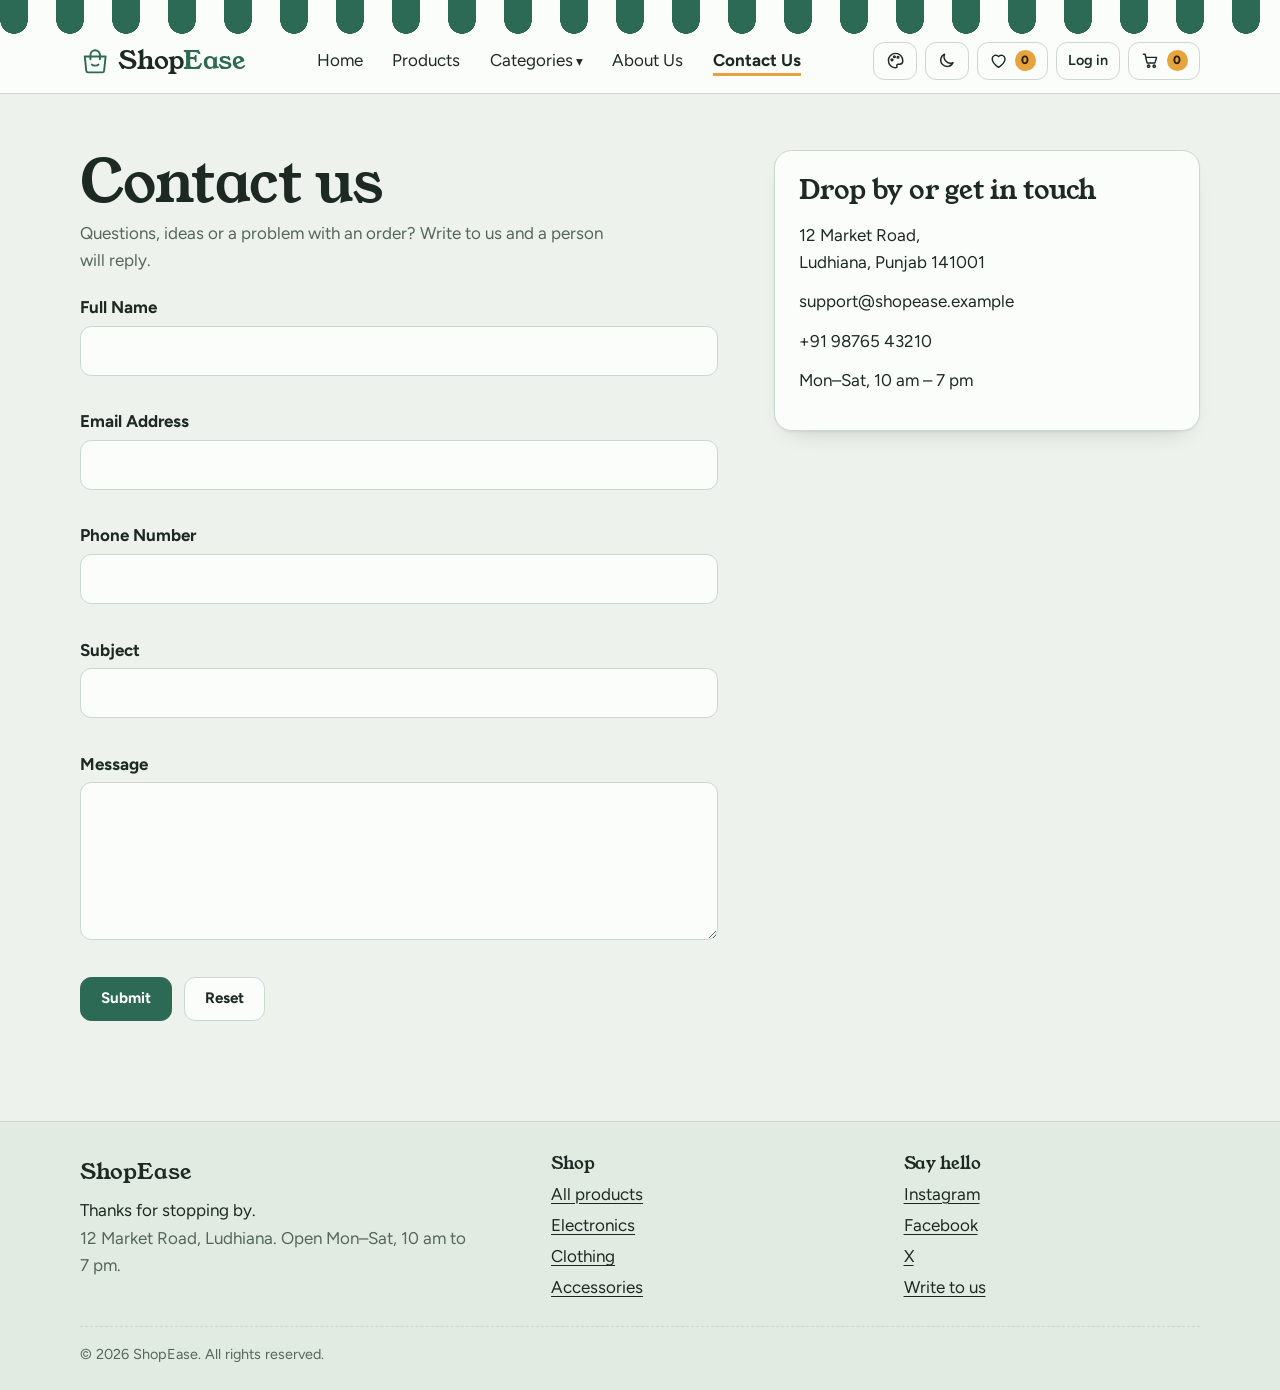
<file: webTechnology/ShopEase/contact.html>
<!doctype html>
<html lang="en">
  <head>
    <meta charset="UTF-8" />
    <meta name="viewport" content="width=device-width, initial-scale=1" />
    <meta name="description" content="Contact the ShopEase team." />
    <meta name="color-scheme" content="light dark" />
    <title>Contact Us | ShopEase</title>
    <link rel="icon" href="images/favicon.svg" type="image/svg+xml" />
    <script src="js/theme-init.js"></script>
    <link rel="preconnect" href="https://fonts.googleapis.com" />
    <link rel="preconnect" href="https://fonts.gstatic.com" crossorigin />
    <link
      rel="stylesheet"
      href="https://fonts.googleapis.com/css2?family=Bricolage+Grotesque:opsz,wght@12..96,500..800&family=Caveat:wght@500..700&family=DM+Serif+Display&family=Figtree:wght@400..800&family=Fredoka:wght@500..700&family=Nunito:wght@400..800&family=Patrick+Hand&family=Young+Serif&display=swap"
    />
    <link rel="stylesheet" href="css/themes.css" />
    <link rel="stylesheet" href="css/style.css" />
    <link rel="stylesheet" href="css/components.css" />
    <link rel="stylesheet" href="css/shop.css" />
    <link rel="stylesheet" href="css/cart.css" />
    <link rel="stylesheet" href="css/pages.css" />
    <link rel="stylesheet" href="css/widgets.css" />
  </head>
  <body data-page="contact">
    <a class="skip-link" href="#main">Skip to content</a>

    <header class="site-header">
      <div class="awning" aria-hidden="true"></div>
      <div class="container site-header__bar">
        <a class="site-logo" href="index.html"
          ><svg
            viewBox="0 0 32 32"
            fill="none"
            stroke="currentColor"
            stroke-width="2"
            stroke-linecap="round"
            stroke-linejoin="round"
            aria-hidden="true"
          >
            <path d="M5 11h22l-1.6 15a2 2 0 0 1-2 1.8H8.6a2 2 0 0 1-2-1.8z" />
            <path d="M11 14V9.5a5 5 0 0 1 10 0V14" />
            <path d="M12.5 19.5c1 1.6 6 1.6 7 0" /></svg
          ><b>Shop<span>Ease</span></b></a
        >
        <nav class="site-nav" aria-label="Main">
          <a class="site-nav__link" href="index.html">Home</a>
          <a class="site-nav__link" href="products.html">Products</a>
          <details class="site-nav__dropdown">
            <summary class="site-nav__link">Categories</summary>
            <div class="site-nav__menu">
              <a
                class="site-nav__link"
                href="products.html?category=Electronics"
                >Electronics</a
              >
              <a class="site-nav__link" href="products.html?category=Clothing"
                >Clothing</a
              >
              <a
                class="site-nav__link"
                href="products.html?category=Accessories"
                >Accessories</a
              >
            </div>
          </details>
          <a class="site-nav__link" href="about.html">About Us</a>
          <a class="site-nav__link" href="contact.html" aria-current="page"
            >Contact Us</a
          >
        </nav>
        <div class="site-header__tools">
          <button
            class="icon-button"
            id="theme-menu-toggle"
            type="button"
            aria-label="Choose a look"
            aria-expanded="false"
            aria-controls="theme-panel"
          ></button>
          <button
            class="icon-button"
            id="theme-toggle"
            type="button"
            aria-label="Switch colours"
          ></button>
          <a
            class="icon-button"
            id="wishlist-link"
            href="wishlist.html"
            aria-label="Wishlist"
          >
            <svg
              viewBox="0 0 24 24"
              fill="none"
              stroke="currentColor"
              stroke-width="1.8"
              stroke-linecap="round"
              stroke-linejoin="round"
              aria-hidden="true"
            >
              <path
                d="M12 20.5s-8-4.9-8-11A4.5 4.5 0 0 1 12 7a4.5 4.5 0 0 1 8 2.5c0 6.1-8 11-8 11z"
              />
            </svg>
            <span class="cart-badge" id="wishlist-count">0</span>
          </a>
          <a class="icon-button" id="account-link" href="account.html"
            >Log in</a
          >
          <button
            class="icon-button"
            id="cart-toggle"
            type="button"
            aria-label="Open cart"
          >
            <svg
              viewBox="0 0 24 24"
              fill="none"
              stroke="currentColor"
              stroke-width="1.8"
              stroke-linecap="round"
              stroke-linejoin="round"
              aria-hidden="true"
            >
              <path
                d="M3 4h2.2l2.1 10.2a1 1 0 0 0 1 .8h8.4a1 1 0 0 0 1-.8L19.5 8H6.3"
              />
              <circle cx="9.5" cy="19" r="1.4" />
              <circle cx="16.5" cy="19" r="1.4" />
            </svg>
            <span class="cart-badge" id="cart-count">0</span>
          </button>
        </div>
      </div>
    </header>

    <main class="page" id="main">
      <div class="container section split">
        <div>
          <h1>Contact us</h1>
          <p class="section__lede">
            Questions, ideas or a problem with an order? Write to us and a
            person will reply.
          </p>
          <form id="contact-form" novalidate>
            <label class="field"
              >Full Name
              <input name="fullName" type="text" autocomplete="name" />
              <span class="field__error" data-error-for="fullName"></span>
            </label>
            <label class="field"
              >Email Address
              <input name="email" type="email" autocomplete="email" />
              <span class="field__error" data-error-for="email"></span>
            </label>
            <label class="field"
              >Phone Number
              <input name="phone" type="tel" autocomplete="tel" />
              <span class="field__error" data-error-for="phone"></span>
            </label>
            <label class="field"
              >Subject
              <input name="subject" type="text" />
              <span class="field__error" data-error-for="subject"></span>
            </label>
            <label class="field"
              >Message
              <textarea name="message" rows="5"></textarea>
              <span class="field__error" data-error-for="message"></span>
            </label>
            <div class="form-actions">
              <button class="button" type="submit">Submit</button>
              <button class="button button--outline" type="reset">Reset</button>
            </div>
            <p class="form-status" data-form-status role="alert"></p>
          </form>
        </div>
        <address class="panel contact-details">
          <h2>Drop by or get in touch</h2>
          <p>12 Market Road,<br />Ludhiana, Punjab 141001</p>
          <p>support@shopease.example</p>
          <p>+91 98765 43210</p>
          <p>Mon–Sat, 10 am – 7 pm</p>
        </address>
      </div>
    </main>

    <footer class="site-footer">
      <div class="container site-footer__inner">
        <div>
          <p class="site-footer__name">ShopEase</p>
          <p>Thanks for stopping by.</p>
          <p class="site-footer__hours">
            12 Market Road, Ludhiana. Open Mon–Sat, 10 am to 7 pm.
          </p>
        </div>
        <nav aria-labelledby="footer-shop">
          <h2 id="footer-shop">Shop</h2>
          <ul class="site-footer__links">
            <li><a href="products.html">All products</a></li>
            <li>
              <a href="products.html?category=Electronics">Electronics</a>
            </li>
            <li><a href="products.html?category=Clothing">Clothing</a></li>
            <li>
              <a href="products.html?category=Accessories">Accessories</a>
            </li>
          </ul>
        </nav>
        <nav aria-labelledby="footer-social">
          <h2 id="footer-social">Say hello</h2>
          <ul class="site-footer__links">
            <li>
              <a
                href="https://www.instagram.com/"
                target="_blank"
                rel="noopener noreferrer"
                >Instagram</a
              >
            </li>
            <li>
              <a
                href="https://www.facebook.com/"
                target="_blank"
                rel="noopener noreferrer"
                >Facebook</a
              >
            </li>
            <li>
              <a href="https://x.com/" target="_blank" rel="noopener noreferrer"
                >X</a
              >
            </li>
            <li><a href="contact.html">Write to us</a></li>
          </ul>
        </nav>
        <p class="site-footer__legal">
          &copy; 2026 ShopEase. All rights reserved.
        </p>
      </div>
    </footer>

    <script src="js/data.js"></script>
    <script src="js/script.js"></script>
    <script src="js/cart.js"></script>
    <script src="js/wishlist.js"></script>
    <script src="js/widgets.js"></script>
    <script src="js/pages-shop.js"></script>
    <script src="js/pages-forms.js"></script>
  </body>
</html>
</file>
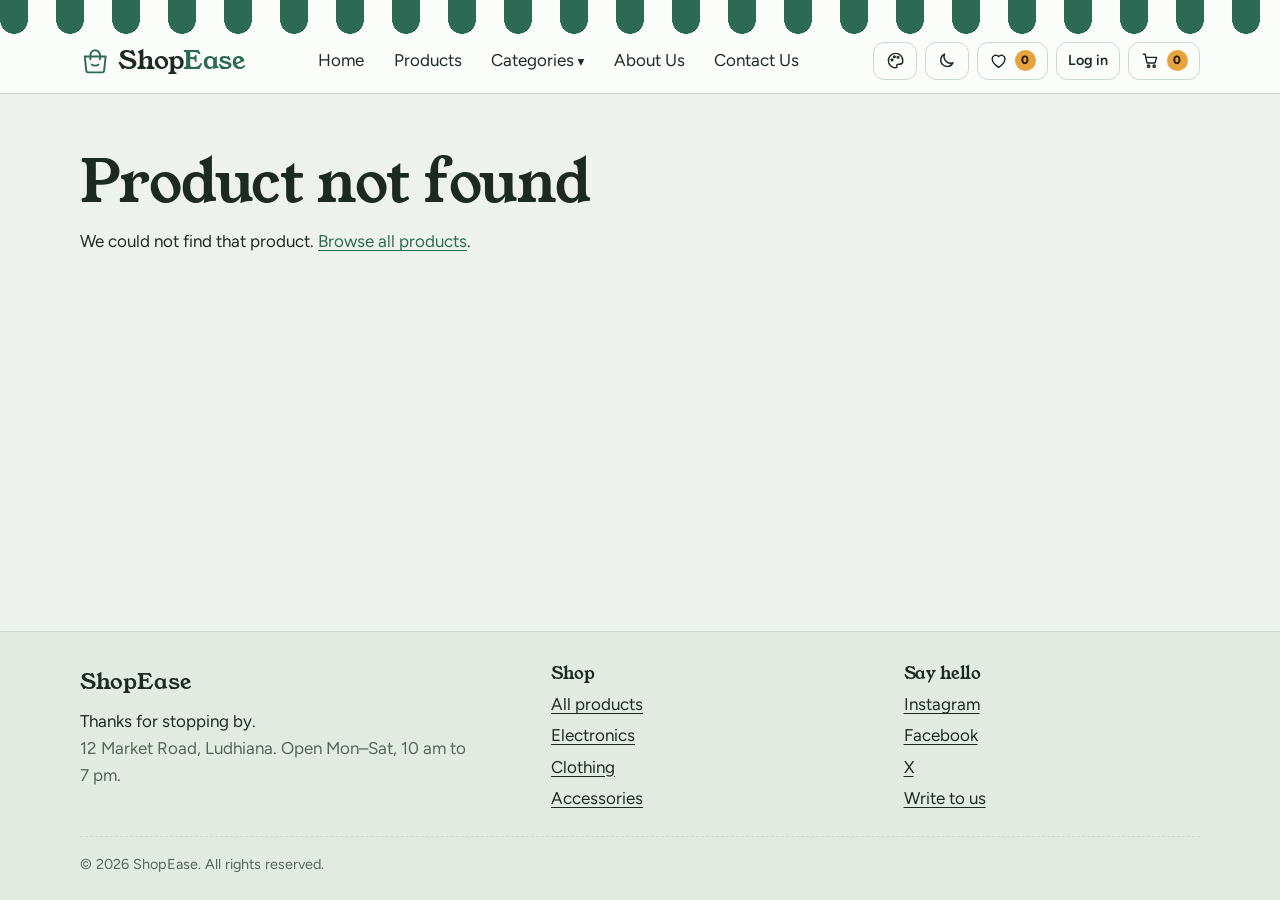
<file: webTechnology/ShopEase/product.html>
<!doctype html>
<html lang="en">
  <head>
    <meta charset="UTF-8" />
    <meta name="viewport" content="width=device-width, initial-scale=1" />
    <meta
      name="description"
      content="Product details, photos and customer reviews."
    />
    <meta name="color-scheme" content="light dark" />
    <title>Product | ShopEase</title>
    <link rel="icon" href="images/favicon.svg" type="image/svg+xml" />
    <script src="js/theme-init.js"></script>
    <link rel="preconnect" href="https://fonts.googleapis.com" />
    <link rel="preconnect" href="https://fonts.gstatic.com" crossorigin />
    <link
      rel="stylesheet"
      href="https://fonts.googleapis.com/css2?family=Bricolage+Grotesque:opsz,wght@12..96,500..800&family=Caveat:wght@500..700&family=DM+Serif+Display&family=Figtree:wght@400..800&family=Fredoka:wght@500..700&family=Nunito:wght@400..800&family=Patrick+Hand&family=Young+Serif&display=swap"
    />
    <link rel="stylesheet" href="css/themes.css" />
    <link rel="stylesheet" href="css/style.css" />
    <link rel="stylesheet" href="css/components.css" />
    <link rel="stylesheet" href="css/shop.css" />
    <link rel="stylesheet" href="css/cart.css" />
    <link rel="stylesheet" href="css/pages.css" />
    <link rel="stylesheet" href="css/widgets.css" />
  </head>
  <body data-page="product">
    <a class="skip-link" href="#main">Skip to content</a>

    <header class="site-header">
      <div class="awning" aria-hidden="true"></div>
      <div class="container site-header__bar">
        <a class="site-logo" href="index.html"
          ><svg
            viewBox="0 0 32 32"
            fill="none"
            stroke="currentColor"
            stroke-width="2"
            stroke-linecap="round"
            stroke-linejoin="round"
            aria-hidden="true"
          >
            <path d="M5 11h22l-1.6 15a2 2 0 0 1-2 1.8H8.6a2 2 0 0 1-2-1.8z" />
            <path d="M11 14V9.5a5 5 0 0 1 10 0V14" />
            <path d="M12.5 19.5c1 1.6 6 1.6 7 0" /></svg
          ><b>Shop<span>Ease</span></b></a
        >
        <nav class="site-nav" aria-label="Main">
          <a class="site-nav__link" href="index.html">Home</a>
          <a class="site-nav__link" href="products.html">Products</a>
          <details class="site-nav__dropdown">
            <summary class="site-nav__link">Categories</summary>
            <div class="site-nav__menu">
              <a
                class="site-nav__link"
                href="products.html?category=Electronics"
                >Electronics</a
              >
              <a class="site-nav__link" href="products.html?category=Clothing"
                >Clothing</a
              >
              <a
                class="site-nav__link"
                href="products.html?category=Accessories"
                >Accessories</a
              >
            </div>
          </details>
          <a class="site-nav__link" href="about.html">About Us</a>
          <a class="site-nav__link" href="contact.html">Contact Us</a>
        </nav>
        <div class="site-header__tools">
          <button
            class="icon-button"
            id="theme-menu-toggle"
            type="button"
            aria-label="Choose a look"
            aria-expanded="false"
            aria-controls="theme-panel"
          ></button>
          <button
            class="icon-button"
            id="theme-toggle"
            type="button"
            aria-label="Switch colours"
          ></button>
          <a
            class="icon-button"
            id="wishlist-link"
            href="wishlist.html"
            aria-label="Wishlist"
          >
            <svg
              viewBox="0 0 24 24"
              fill="none"
              stroke="currentColor"
              stroke-width="1.8"
              stroke-linecap="round"
              stroke-linejoin="round"
              aria-hidden="true"
            >
              <path
                d="M12 20.5s-8-4.9-8-11A4.5 4.5 0 0 1 12 7a4.5 4.5 0 0 1 8 2.5c0 6.1-8 11-8 11z"
              />
            </svg>
            <span class="cart-badge" id="wishlist-count">0</span>
          </a>
          <a class="icon-button" id="account-link" href="account.html"
            >Log in</a
          >
          <button
            class="icon-button"
            id="cart-toggle"
            type="button"
            aria-label="Open cart"
          >
            <svg
              viewBox="0 0 24 24"
              fill="none"
              stroke="currentColor"
              stroke-width="1.8"
              stroke-linecap="round"
              stroke-linejoin="round"
              aria-hidden="true"
            >
              <path
                d="M3 4h2.2l2.1 10.2a1 1 0 0 0 1 .8h8.4a1 1 0 0 0 1-.8L19.5 8H6.3"
              />
              <circle cx="9.5" cy="19" r="1.4" />
              <circle cx="16.5" cy="19" r="1.4" />
            </svg>
            <span class="cart-badge" id="cart-count">0</span>
          </button>
        </div>
      </div>
    </header>

    <main class="page" id="main">
      <div class="container section" id="product-detail"></div>
    </main>

    <footer class="site-footer">
      <div class="container site-footer__inner">
        <div>
          <p class="site-footer__name">ShopEase</p>
          <p>Thanks for stopping by.</p>
          <p class="site-footer__hours">
            12 Market Road, Ludhiana. Open Mon–Sat, 10 am to 7 pm.
          </p>
        </div>
        <nav aria-labelledby="footer-shop">
          <h2 id="footer-shop">Shop</h2>
          <ul class="site-footer__links">
            <li><a href="products.html">All products</a></li>
            <li>
              <a href="products.html?category=Electronics">Electronics</a>
            </li>
            <li><a href="products.html?category=Clothing">Clothing</a></li>
            <li>
              <a href="products.html?category=Accessories">Accessories</a>
            </li>
          </ul>
        </nav>
        <nav aria-labelledby="footer-social">
          <h2 id="footer-social">Say hello</h2>
          <ul class="site-footer__links">
            <li>
              <a
                href="https://www.instagram.com/"
                target="_blank"
                rel="noopener noreferrer"
                >Instagram</a
              >
            </li>
            <li>
              <a
                href="https://www.facebook.com/"
                target="_blank"
                rel="noopener noreferrer"
                >Facebook</a
              >
            </li>
            <li>
              <a href="https://x.com/" target="_blank" rel="noopener noreferrer"
                >X</a
              >
            </li>
            <li><a href="contact.html">Write to us</a></li>
          </ul>
        </nav>
        <p class="site-footer__legal">
          &copy; 2026 ShopEase. All rights reserved.
        </p>
      </div>
    </footer>

    <script src="js/data.js"></script>
    <script src="js/script.js"></script>
    <script src="js/cart.js"></script>
    <script src="js/wishlist.js"></script>
    <script src="js/widgets.js"></script>
    <script src="js/pages-shop.js"></script>
    <script src="js/pages-forms.js"></script>
  </body>
</html>
</file>
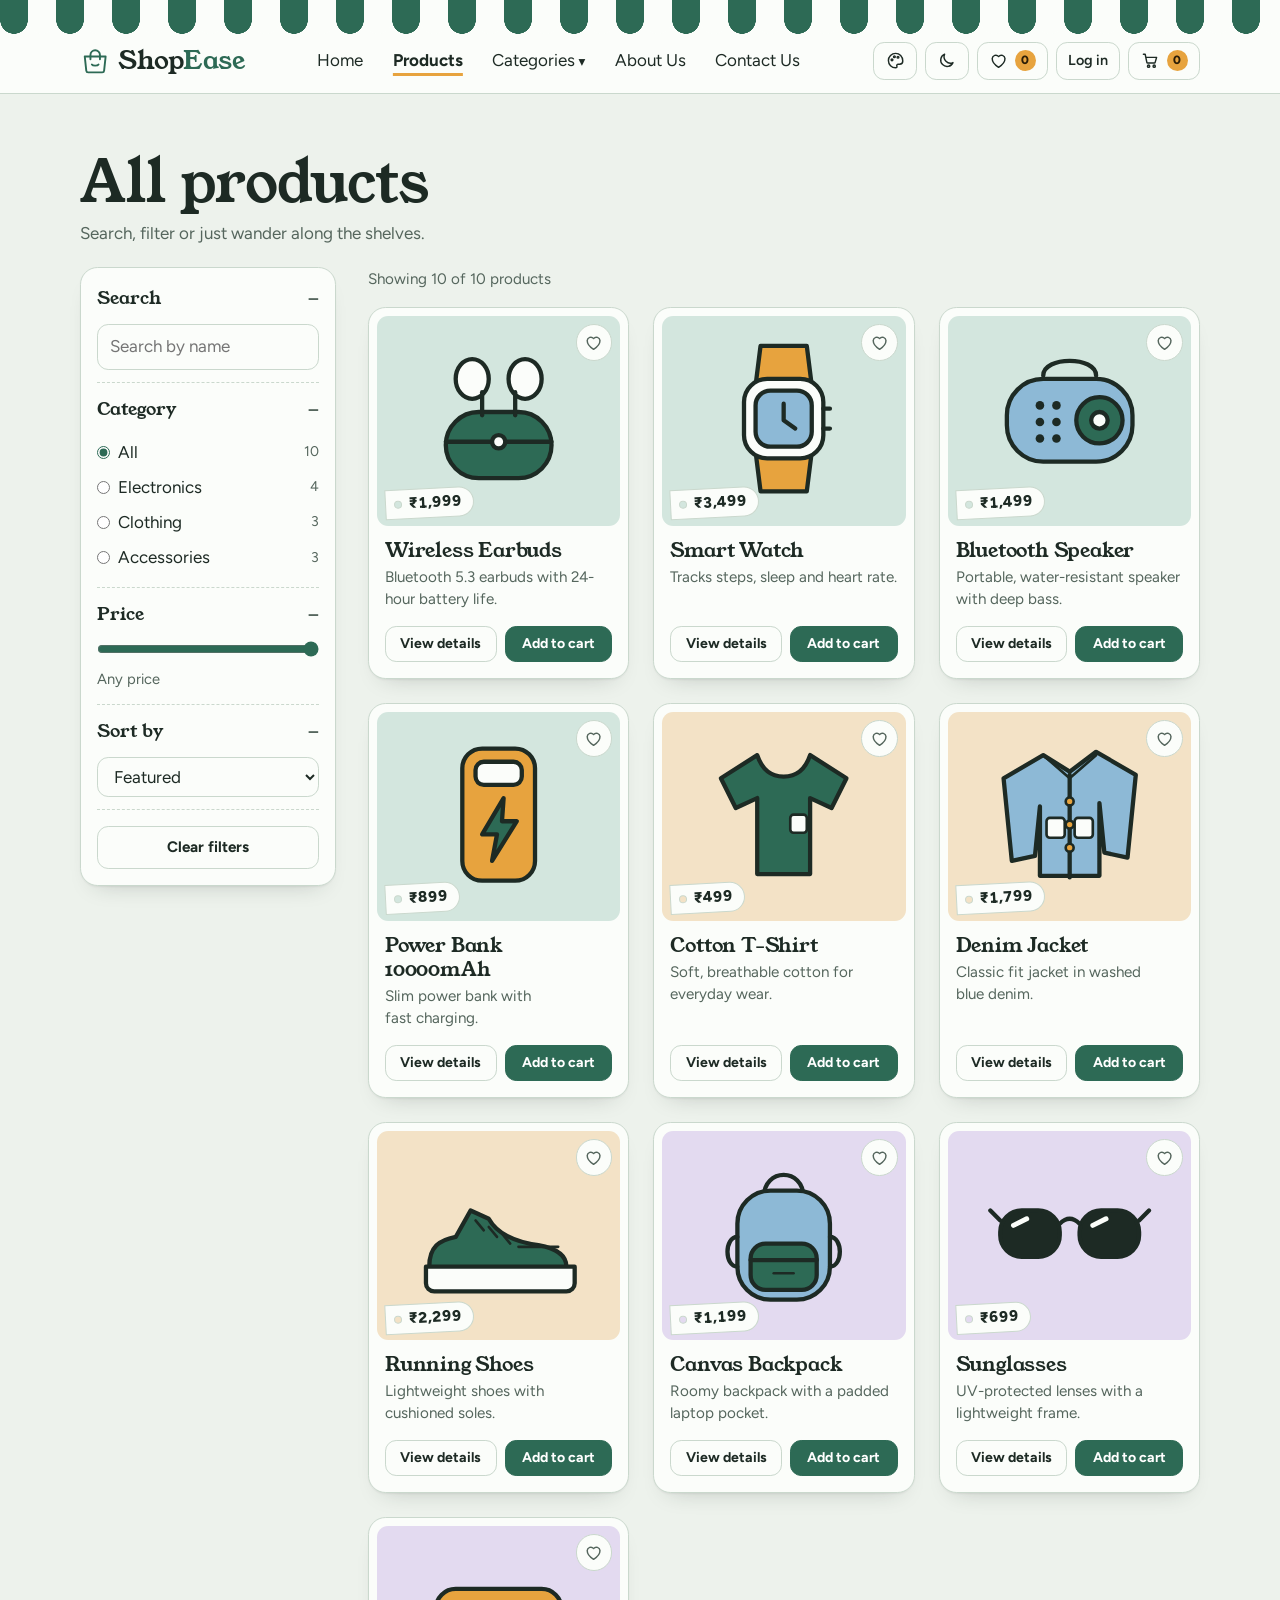
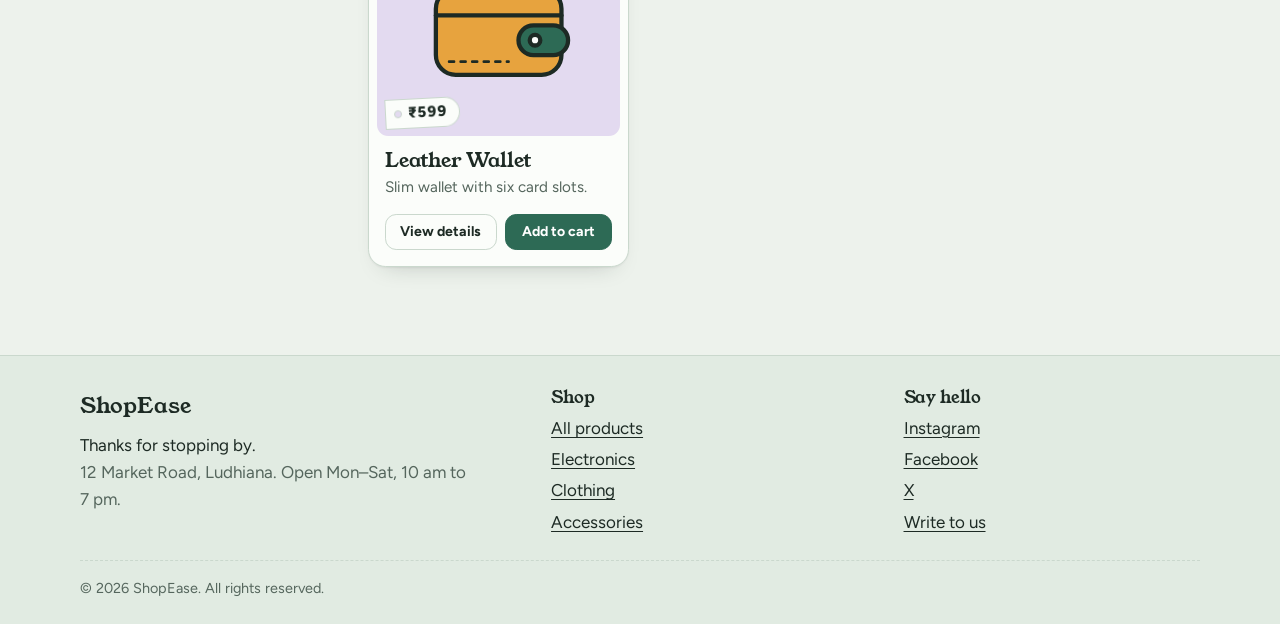
<file: webTechnology/ShopEase/products.html>
<!doctype html>
<html lang="en">
  <head>
    <meta charset="UTF-8" />
    <meta name="viewport" content="width=device-width, initial-scale=1" />
    <meta
      name="description"
      content="Browse and filter every ShopEase product."
    />
    <meta name="color-scheme" content="light dark" />
    <title>Products | ShopEase</title>
    <link rel="icon" href="images/favicon.svg" type="image/svg+xml" />
    <script src="js/theme-init.js"></script>
    <link rel="preconnect" href="https://fonts.googleapis.com" />
    <link rel="preconnect" href="https://fonts.gstatic.com" crossorigin />
    <link
      rel="stylesheet"
      href="https://fonts.googleapis.com/css2?family=Bricolage+Grotesque:opsz,wght@12..96,500..800&family=Caveat:wght@500..700&family=DM+Serif+Display&family=Figtree:wght@400..800&family=Fredoka:wght@500..700&family=Nunito:wght@400..800&family=Patrick+Hand&family=Young+Serif&display=swap"
    />
    <link rel="stylesheet" href="css/themes.css" />
    <link rel="stylesheet" href="css/style.css" />
    <link rel="stylesheet" href="css/components.css" />
    <link rel="stylesheet" href="css/shop.css" />
    <link rel="stylesheet" href="css/cart.css" />
    <link rel="stylesheet" href="css/pages.css" />
    <link rel="stylesheet" href="css/widgets.css" />
  </head>
  <body data-page="products">
    <a class="skip-link" href="#main">Skip to content</a>

    <header class="site-header">
      <div class="awning" aria-hidden="true"></div>
      <div class="container site-header__bar">
        <a class="site-logo" href="index.html"
          ><svg
            viewBox="0 0 32 32"
            fill="none"
            stroke="currentColor"
            stroke-width="2"
            stroke-linecap="round"
            stroke-linejoin="round"
            aria-hidden="true"
          >
            <path d="M5 11h22l-1.6 15a2 2 0 0 1-2 1.8H8.6a2 2 0 0 1-2-1.8z" />
            <path d="M11 14V9.5a5 5 0 0 1 10 0V14" />
            <path d="M12.5 19.5c1 1.6 6 1.6 7 0" /></svg
          ><b>Shop<span>Ease</span></b></a
        >
        <nav class="site-nav" aria-label="Main">
          <a class="site-nav__link" href="index.html">Home</a>
          <a class="site-nav__link" href="products.html" aria-current="page"
            >Products</a
          >
          <details class="site-nav__dropdown">
            <summary class="site-nav__link">Categories</summary>
            <div class="site-nav__menu">
              <a
                class="site-nav__link"
                href="products.html?category=Electronics"
                >Electronics</a
              >
              <a class="site-nav__link" href="products.html?category=Clothing"
                >Clothing</a
              >
              <a
                class="site-nav__link"
                href="products.html?category=Accessories"
                >Accessories</a
              >
            </div>
          </details>
          <a class="site-nav__link" href="about.html">About Us</a>
          <a class="site-nav__link" href="contact.html">Contact Us</a>
        </nav>
        <div class="site-header__tools">
          <button
            class="icon-button"
            id="theme-menu-toggle"
            type="button"
            aria-label="Choose a look"
            aria-expanded="false"
            aria-controls="theme-panel"
          ></button>
          <button
            class="icon-button"
            id="theme-toggle"
            type="button"
            aria-label="Switch colours"
          ></button>
          <a
            class="icon-button"
            id="wishlist-link"
            href="wishlist.html"
            aria-label="Wishlist"
          >
            <svg
              viewBox="0 0 24 24"
              fill="none"
              stroke="currentColor"
              stroke-width="1.8"
              stroke-linecap="round"
              stroke-linejoin="round"
              aria-hidden="true"
            >
              <path
                d="M12 20.5s-8-4.9-8-11A4.5 4.5 0 0 1 12 7a4.5 4.5 0 0 1 8 2.5c0 6.1-8 11-8 11z"
              />
            </svg>
            <span class="cart-badge" id="wishlist-count">0</span>
          </a>
          <a class="icon-button" id="account-link" href="account.html"
            >Log in</a
          >
          <button
            class="icon-button"
            id="cart-toggle"
            type="button"
            aria-label="Open cart"
          >
            <svg
              viewBox="0 0 24 24"
              fill="none"
              stroke="currentColor"
              stroke-width="1.8"
              stroke-linecap="round"
              stroke-linejoin="round"
              aria-hidden="true"
            >
              <path
                d="M3 4h2.2l2.1 10.2a1 1 0 0 0 1 .8h8.4a1 1 0 0 0 1-.8L19.5 8H6.3"
              />
              <circle cx="9.5" cy="19" r="1.4" />
              <circle cx="16.5" cy="19" r="1.4" />
            </svg>
            <span class="cart-badge" id="cart-count">0</span>
          </button>
        </div>
      </div>
    </header>

    <main class="page" id="main">
      <div class="container section">
        <h1>All products</h1>
        <p class="section__lede">
          Search, filter or just wander along the shelves.
        </p>
        <div class="shop-layout">
          <aside class="filters" id="filters" aria-label="Product filters">
            <button
              class="filters__toggle"
              id="filters-toggle"
              type="button"
              aria-expanded="false"
              aria-controls="filters-body"
            >
              Filters
            </button>
            <form class="filters__body" id="filters-body" novalidate>
              <details class="filters__group" open>
                <summary>Search</summary>
                <input
                  type="search"
                  name="query"
                  placeholder="Search by name"
                  aria-label="Search products"
                />
              </details>
              <details class="filters__group" open>
                <summary>Category</summary>
                <div id="category-options"></div>
              </details>
              <details class="filters__group" open>
                <summary>Price</summary>
                <input
                  type="range"
                  name="maxPrice"
                  min="0"
                  aria-label="Maximum price"
                />
                <output id="price-label"></output>
              </details>
              <details class="filters__group" open>
                <summary>Sort by</summary>
                <select name="sort" aria-label="Sort products">
                  <option value="featured">Featured</option>
                  <option value="price-asc">Price: low to high</option>
                  <option value="price-desc">Price: high to low</option>
                  <option value="name">Name: A to Z</option>
                </select>
              </details>
              <button
                class="button button--outline button--block filters__clear"
                id="clear-filters"
                type="button"
              >
                Clear filters
              </button>
            </form>
          </aside>
          <section aria-label="Products">
            <p class="results-count" id="results-count" aria-live="polite"></p>
            <div class="product-grid" id="product-grid"></div>
            <p class="empty-state" id="empty-state" hidden>
              No products match these filters. Try clearing some of them.
            </p>
          </section>
        </div>
      </div>
    </main>

    <footer class="site-footer">
      <div class="container site-footer__inner">
        <div>
          <p class="site-footer__name">ShopEase</p>
          <p>Thanks for stopping by.</p>
          <p class="site-footer__hours">
            12 Market Road, Ludhiana. Open Mon–Sat, 10 am to 7 pm.
          </p>
        </div>
        <nav aria-labelledby="footer-shop">
          <h2 id="footer-shop">Shop</h2>
          <ul class="site-footer__links">
            <li><a href="products.html">All products</a></li>
            <li>
              <a href="products.html?category=Electronics">Electronics</a>
            </li>
            <li><a href="products.html?category=Clothing">Clothing</a></li>
            <li>
              <a href="products.html?category=Accessories">Accessories</a>
            </li>
          </ul>
        </nav>
        <nav aria-labelledby="footer-social">
          <h2 id="footer-social">Say hello</h2>
          <ul class="site-footer__links">
            <li>
              <a
                href="https://www.instagram.com/"
                target="_blank"
                rel="noopener noreferrer"
                >Instagram</a
              >
            </li>
            <li>
              <a
                href="https://www.facebook.com/"
                target="_blank"
                rel="noopener noreferrer"
                >Facebook</a
              >
            </li>
            <li>
              <a href="https://x.com/" target="_blank" rel="noopener noreferrer"
                >X</a
              >
            </li>
            <li><a href="contact.html">Write to us</a></li>
          </ul>
        </nav>
        <p class="site-footer__legal">
          &copy; 2026 ShopEase. All rights reserved.
        </p>
      </div>
    </footer>

    <script src="js/data.js"></script>
    <script src="js/script.js"></script>
    <script src="js/cart.js"></script>
    <script src="js/wishlist.js"></script>
    <script src="js/widgets.js"></script>
    <script src="js/pages-shop.js"></script>
    <script src="js/pages-forms.js"></script>
  </body>
</html>
</file>
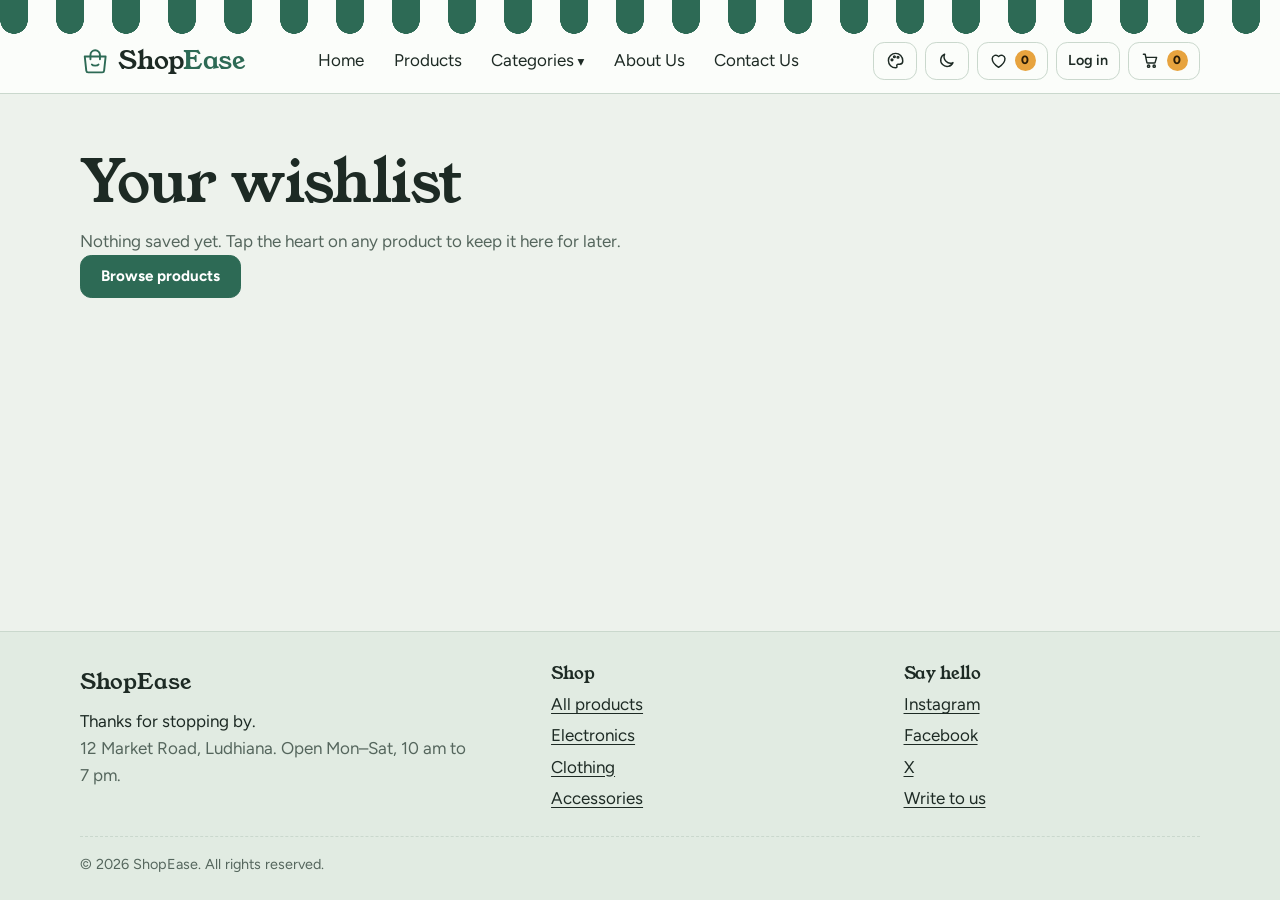
<file: webTechnology/ShopEase/wishlist.html>
<!doctype html>
<html lang="en">
  <head>
    <meta charset="UTF-8" />
    <meta name="viewport" content="width=device-width, initial-scale=1" />
    <meta
      name="description"
      content="Products you saved for later at ShopEase."
    />
    <meta name="color-scheme" content="light dark" />
    <title>Wishlist | ShopEase</title>
    <link rel="icon" href="images/favicon.svg" type="image/svg+xml" />
    <script src="js/theme-init.js"></script>
    <link rel="preconnect" href="https://fonts.googleapis.com" />
    <link rel="preconnect" href="https://fonts.gstatic.com" crossorigin />
    <link
      rel="stylesheet"
      href="https://fonts.googleapis.com/css2?family=Bricolage+Grotesque:opsz,wght@12..96,500..800&family=Caveat:wght@500..700&family=DM+Serif+Display&family=Figtree:wght@400..800&family=Fredoka:wght@500..700&family=Nunito:wght@400..800&family=Patrick+Hand&family=Young+Serif&display=swap"
    />
    <link rel="stylesheet" href="css/themes.css" />
    <link rel="stylesheet" href="css/style.css" />
    <link rel="stylesheet" href="css/components.css" />
    <link rel="stylesheet" href="css/shop.css" />
    <link rel="stylesheet" href="css/cart.css" />
    <link rel="stylesheet" href="css/pages.css" />
    <link rel="stylesheet" href="css/widgets.css" />
  </head>
  <body data-page="wishlist">
    <a class="skip-link" href="#main">Skip to content</a>

    <header class="site-header">
      <div class="awning" aria-hidden="true"></div>
      <div class="container site-header__bar">
        <a class="site-logo" href="index.html"
          ><svg
            viewBox="0 0 32 32"
            fill="none"
            stroke="currentColor"
            stroke-width="2"
            stroke-linecap="round"
            stroke-linejoin="round"
            aria-hidden="true"
          >
            <path d="M5 11h22l-1.6 15a2 2 0 0 1-2 1.8H8.6a2 2 0 0 1-2-1.8z" />
            <path d="M11 14V9.5a5 5 0 0 1 10 0V14" />
            <path d="M12.5 19.5c1 1.6 6 1.6 7 0" /></svg
          ><b>Shop<span>Ease</span></b></a
        >
        <nav class="site-nav" aria-label="Main">
          <a class="site-nav__link" href="index.html">Home</a>
          <a class="site-nav__link" href="products.html">Products</a>
          <details class="site-nav__dropdown">
            <summary class="site-nav__link">Categories</summary>
            <div class="site-nav__menu">
              <a
                class="site-nav__link"
                href="products.html?category=Electronics"
                >Electronics</a
              >
              <a class="site-nav__link" href="products.html?category=Clothing"
                >Clothing</a
              >
              <a
                class="site-nav__link"
                href="products.html?category=Accessories"
                >Accessories</a
              >
            </div>
          </details>
          <a class="site-nav__link" href="about.html">About Us</a>
          <a class="site-nav__link" href="contact.html">Contact Us</a>
        </nav>
        <div class="site-header__tools">
          <button
            class="icon-button"
            id="theme-menu-toggle"
            type="button"
            aria-label="Choose a look"
            aria-expanded="false"
            aria-controls="theme-panel"
          ></button>
          <button
            class="icon-button"
            id="theme-toggle"
            type="button"
            aria-label="Switch colours"
          ></button>
          <a
            class="icon-button"
            id="wishlist-link"
            href="wishlist.html"
            aria-label="Wishlist"
          >
            <svg
              viewBox="0 0 24 24"
              fill="none"
              stroke="currentColor"
              stroke-width="1.8"
              stroke-linecap="round"
              stroke-linejoin="round"
              aria-hidden="true"
            >
              <path
                d="M12 20.5s-8-4.9-8-11A4.5 4.5 0 0 1 12 7a4.5 4.5 0 0 1 8 2.5c0 6.1-8 11-8 11z"
              />
            </svg>
            <span class="cart-badge" id="wishlist-count">0</span>
          </a>
          <a class="icon-button" id="account-link" href="account.html"
            >Log in</a
          >
          <button
            class="icon-button"
            id="cart-toggle"
            type="button"
            aria-label="Open cart"
          >
            <svg
              viewBox="0 0 24 24"
              fill="none"
              stroke="currentColor"
              stroke-width="1.8"
              stroke-linecap="round"
              stroke-linejoin="round"
              aria-hidden="true"
            >
              <path
                d="M3 4h2.2l2.1 10.2a1 1 0 0 0 1 .8h8.4a1 1 0 0 0 1-.8L19.5 8H6.3"
              />
              <circle cx="9.5" cy="19" r="1.4" />
              <circle cx="16.5" cy="19" r="1.4" />
            </svg>
            <span class="cart-badge" id="cart-count">0</span>
          </button>
        </div>
      </div>
    </header>

    <main class="page" id="main">
      <div class="container section">
        <h1>Your wishlist</h1>
        <p class="section__lede" id="wishlist-summary"></p>
        <div class="product-grid" id="wishlist-grid"></div>
        <div class="empty-state" id="wishlist-empty" hidden>
          <p>
            Nothing saved yet. Tap the heart on any product to keep it here for
            later.
          </p>
          <a class="button" href="products.html">Browse products</a>
        </div>
      </div>
    </main>

    <footer class="site-footer">
      <div class="container site-footer__inner">
        <div>
          <p class="site-footer__name">ShopEase</p>
          <p>Thanks for stopping by.</p>
          <p class="site-footer__hours">
            12 Market Road, Ludhiana. Open Mon–Sat, 10 am to 7 pm.
          </p>
        </div>
        <nav aria-labelledby="footer-shop">
          <h2 id="footer-shop">Shop</h2>
          <ul class="site-footer__links">
            <li><a href="products.html">All products</a></li>
            <li>
              <a href="products.html?category=Electronics">Electronics</a>
            </li>
            <li><a href="products.html?category=Clothing">Clothing</a></li>
            <li>
              <a href="products.html?category=Accessories">Accessories</a>
            </li>
          </ul>
        </nav>
        <nav aria-labelledby="footer-social">
          <h2 id="footer-social">Say hello</h2>
          <ul class="site-footer__links">
            <li>
              <a
                href="https://www.instagram.com/"
                target="_blank"
                rel="noopener noreferrer"
                >Instagram</a
              >
            </li>
            <li>
              <a
                href="https://www.facebook.com/"
                target="_blank"
                rel="noopener noreferrer"
                >Facebook</a
              >
            </li>
            <li>
              <a href="https://x.com/" target="_blank" rel="noopener noreferrer"
                >X</a
              >
            </li>
            <li><a href="contact.html">Write to us</a></li>
          </ul>
        </nav>
        <p class="site-footer__legal">
          &copy; 2026 ShopEase. All rights reserved.
        </p>
      </div>
    </footer>

    <script src="js/data.js"></script>
    <script src="js/script.js"></script>
    <script src="js/cart.js"></script>
    <script src="js/wishlist.js"></script>
    <script src="js/widgets.js"></script>
    <script src="js/pages-shop.js"></script>
    <script src="js/pages-forms.js"></script>
  </body>
</html>
</file>
<file: webTechnology/ShopEase/css/themes.css>
:root,
:root[data-appearance="system"] {
  color-scheme: light dark;
}

:root[data-appearance="light"] {
  color-scheme: light;
}

:root[data-appearance="dark"] {
  color-scheme: dark;
}

:root {
  --color-danger: light-dark(#b3263e, #ff8da1);
  --color-success: light-dark(#23783a, #7bd88f);

  --space-1: 0.25rem;
  --space-2: 0.5rem;
  --space-3: 0.75rem;
  --space-4: 1rem;
  --space-5: 1.25rem;
  --space-6: 1.5rem;
  --space-7: 2rem;
  --space-8: 3.5rem;

  --container-width: 70rem;
  --transition-fast: 160ms ease;

  --awning-h: 1.25rem;
}

:root,
[data-mode="normal"] {
  --color-background: light-dark(#edf2ec, #0f1815);
  --color-surface: light-dark(#fbfdfa, #17231f);
  --color-surface-2: light-dark(#e1ebe2, #1f2f2a);
  --color-text: light-dark(#1d2a24, #e7f0eb);
  --color-text-muted: light-dark(#55665d, #9cb0a6);
  --color-border: light-dark(#cad8cd, #2b3f38);
  --color-edge: var(--color-border);
  --color-primary: light-dark(#2d6a55, #7fcbae);
  --color-on-primary: light-dark(#ffffff, #0b1e17);
  --color-accent: light-dark(#e7a33e, #f0b45a);
  --color-on-accent: #2b1d06;

  --tint-1: light-dark(#d3e6de, #1c3a31);
  --tint-2: light-dark(#f3e2c6, #3a3122);
  --tint-3: light-dark(#e3daf0, #2e2842);

  --art-1: light-dark(#2d6a55, #7fcbae);
  --art-2: light-dark(#e7a33e, #f0b45a);
  --art-3: light-dark(#8db9d6, #7dafd0);

  --font-heading: "Young Serif", Georgia, "Times New Roman", serif;
  --font-body: "Figtree", system-ui, -apple-system, "Segoe UI", sans-serif;
  --heading-weight: 400;
  --heading-tracking: -0.01em;
  --heading-scale: 1;
  --body-scale: 1;

  --radius-sm: 0.4rem;
  --radius-md: 0.7rem;
  --radius-lg: 1.1rem;
  --radius-pill: 999px;

  --stroke: 1px;
  --shadow-card:
    0 1px 2px light-dark(rgb(29 42 36 / 0.06), rgb(0 0 0 / 0.3)),
    0 12px 24px -16px light-dark(rgb(29 42 36 / 0.28), rgb(0 0 0 / 0.7));
  --shadow-raised:
    0 2px 4px light-dark(rgb(29 42 36 / 0.08), rgb(0 0 0 / 0.3)),
    0 18px 30px -16px light-dark(rgb(29 42 36 / 0.36), rgb(0 0 0 / 0.8));
  --btn-shadow: none;
  --btn-shadow-hover: none;
  --btn-shift: 0 0;

  --awning-a: var(--color-primary);
  --awning-b: var(--color-surface);
  --page-pattern: none;
  --page-pattern-size: auto;
  --tilt-a: 0deg;
  --tilt-b: 0deg;
}

[data-mode="bubblegum"] {
  --color-background: light-dark(#ffe3ee, #26102e);
  --color-surface: light-dark(#fff7fa, #34173f);
  --color-surface-2: light-dark(#ffd0e3, #43204f);
  --color-text: light-dark(#3b1346, #ffe9f3);
  --color-text-muted: light-dark(#764582, #d9a9c9);
  --color-border: light-dark(#f2a9c8, #5a2f68);
  --color-edge: light-dark(#3b1346, #ffb3d6);
  --color-primary: light-dark(#c9176a, #ff7ab8);
  --color-on-primary: light-dark(#ffffff, #2a0f33);
  --color-accent: #ffd23f;
  --color-on-accent: #3b1346;

  --tint-1: light-dark(#ffc2dc, #4a1f52);
  --tint-2: light-dark(#c9f0e0, #1f4a44);
  --tint-3: light-dark(#dcd2ff, #35295e);

  --art-1: light-dark(#ff5ca8, #ff7ab8);
  --art-2: #ffd23f;
  --art-3: light-dark(#5fd8b6, #6fe0c5);

  --font-heading: "Fredoka", "Trebuchet MS", system-ui, sans-serif;
  --font-body: "Nunito", system-ui, -apple-system, "Segoe UI", sans-serif;
  --heading-weight: 600;
  --heading-tracking: 0;

  --radius-sm: 0.7rem;
  --radius-md: 1rem;
  --radius-lg: 1.7rem;

  --stroke: 2.5px;
  --shadow-card: 5px 5px 0 var(--color-edge);
  --shadow-raised: 8px 8px 0 var(--color-edge);
  --btn-shadow: 3px 3px 0 var(--color-edge);
  --btn-shadow-hover: 1px 1px 0 var(--color-edge);
  --btn-shift: 2px 2px;
  --btn-edge: var(--color-edge);

  --awning-a: var(--color-primary);
  --awning-b: var(--color-accent);
}

[data-mode="notebook"] {
  --color-background: light-dark(#f5f5ee, #1e2b27);
  --color-surface: light-dark(#ffffff, #263630);
  --color-surface-2: light-dark(#eaf0f7, #2e413a);
  --color-text: light-dark(#1f2a44, #f2f4ec);
  --color-text-muted: light-dark(#4f5a75, #b5c4bb);
  --color-border: light-dark(#c3d0e3, #3b5249);
  --color-edge: light-dark(#1f2a44, #e9efe6);
  --color-primary: light-dark(#2f4ba8, #9cc7ff);
  --color-on-primary: light-dark(#ffffff, #14233a);
  --color-accent: light-dark(#f2c230, #f7dc6f);
  --color-on-accent: #1f2a44;
  --color-danger: light-dark(#c0392b, #ff9a8d);

  --tint-1: light-dark(#fff3a8, #4a4627);
  --tint-2: light-dark(#ffd9d9, #4a2f2f);
  --tint-3: light-dark(#cfe8ff, #26405a);

  --art-1: light-dark(#2f4ba8, #9cc7ff);
  --art-2: light-dark(#f2c230, #f7dc6f);
  --art-3: light-dark(#e86a6a, #ff9a8d);

  --font-heading: "Caveat", "Segoe Print", "Bradley Hand", cursive;
  --font-body: "Patrick Hand", "Segoe Print", "Comic Sans MS", cursive;
  --heading-weight: 700;
  --heading-tracking: 0;
  --heading-scale: 1.3;
  --body-scale: 1.1;

  --radius-sm: 5px 9px 6px 10px / 9px 6px 10px 5px;
  --radius-md: 8px 14px 9px 15px / 14px 9px 15px 8px;
  --radius-lg: 10px 18px 12px 20px / 18px 12px 20px 10px;

  --stroke: 1.75px;
  --shadow-card: 2px 3px 0 light-dark(rgb(31 42 68 / 0.22), rgb(0 0 0 / 0.35));
  --shadow-raised: 4px 6px 0 light-dark(rgb(31 42 68 / 0.28), rgb(0 0 0 / 0.45));
  --btn-shadow: 2px 2px 0 var(--color-edge);
  --btn-shadow-hover: 0 0 0 var(--color-edge);
  --btn-shift: 2px 2px;
  --btn-edge: var(--color-edge);

  --awning-a: var(--color-accent);
  --awning-b: var(--color-surface);
  --page-pattern: repeating-linear-gradient(
    to bottom,
    transparent 0 1.7rem,
    light-dark(rgb(86 128 196 / 0.22), rgb(255 255 255 / 0.07)) 1.7rem
      calc(1.7rem + 1px)
  );
  --tilt-a: -0.7deg;
  --tilt-b: 0.6deg;
}

[data-mode="cafe"] {
  --color-background: light-dark(#e8ddd2, #1b1411);
  --color-surface: light-dark(#f7f1ea, #271d18);
  --color-surface-2: light-dark(#dccdbe, #33261f);
  --color-text: light-dark(#2b1f19, #f1e5d9);
  --color-text-muted: light-dark(#685548, #b6a090);
  --color-border: light-dark(#cdbbaa, #433329);
  --color-edge: var(--color-border);
  --color-primary: light-dark(#5e3a2b, #e0ae86);
  --color-on-primary: light-dark(#fbf4ec, #26170f);
  --color-accent: light-dark(#d49a3f, #e9b659);
  --color-on-accent: #2b1f19;
  --color-danger: light-dark(#a82a3b, #ff9aa7);
  --color-success: light-dark(#3c7a3f, #8bd48f);

  --tint-1: light-dark(#e3cdb5, #3b2a20);
  --tint-2: light-dark(#d5dec8, #2b3526);
  --tint-3: light-dark(#ead3d0, #3b2828);

  --art-1: light-dark(#8a5a44, #e0ae86);
  --art-2: light-dark(#d49a3f, #e9b659);
  --art-3: light-dark(#7e9b7a, #93b58e);

  --font-heading: "DM Serif Display", Georgia, "Times New Roman", serif;
  --font-body: "Figtree", system-ui, -apple-system, "Segoe UI", sans-serif;
  --heading-weight: 400;
  --heading-tracking: 0;

  --radius-sm: 0.2rem;
  --radius-md: 0.35rem;
  --radius-lg: 0.6rem;

  --shadow-card:
    0 2px 0 var(--color-border),
    0 14px 22px -16px light-dark(rgb(43 31 25 / 0.5), rgb(0 0 0 / 0.8));
  --shadow-raised:
    0 3px 0 var(--color-border),
    0 20px 28px -16px light-dark(rgb(43 31 25 / 0.6), rgb(0 0 0 / 0.9));

  --awning-a: var(--color-primary);
  --awning-b: light-dark(#e9d9c6, #3b2a20);
}

[data-mode="seaside"] {
  --color-background: light-dark(#e2f0f2, #0a1b24);
  --color-surface: light-dark(#f8fdfd, #11262f);
  --color-surface-2: light-dark(#cde5e9, #18363f);
  --color-text: light-dark(#0f2d38, #e3f3f6);
  --color-text-muted: light-dark(#476874, #93b4bd);
  --color-border: light-dark(#b5d3d9, #234552);
  --color-edge: var(--color-border);
  --color-primary: light-dark(#0f6c8c, #6ccbe3);
  --color-on-primary: light-dark(#ffffff, #06222b);
  --color-accent: light-dark(#ff8a5c, #ff9e75);
  --color-on-accent: #2d1308;
  --color-danger: light-dark(#b42343, #ff8da1);

  --tint-1: light-dark(#cfe7f0, #16394a);
  --tint-2: light-dark(#ffe0ce, #3c2a22);
  --tint-3: light-dark(#e4edc9, #2c3a22);

  --art-1: light-dark(#0f6c8c, #6ccbe3);
  --art-2: light-dark(#ff8a5c, #ff9e75);
  --art-3: light-dark(#f2d16b, #e9cb6b);

  --font-heading: "Bricolage Grotesque", "Trebuchet MS", system-ui, sans-serif;
  --font-body: "Figtree", system-ui, -apple-system, "Segoe UI", sans-serif;
  --heading-weight: 700;
  --heading-tracking: -0.02em;

  --radius-sm: 0.5rem;
  --radius-md: 0.9rem;
  --radius-lg: 1.4rem;

  --shadow-card: 0 14px 26px -18px
    light-dark(rgb(15 108 140 / 0.55), rgb(0 0 0 / 0.8));
  --shadow-raised: 0 22px 34px -18px
    light-dark(rgb(15 108 140 / 0.65), rgb(0 0 0 / 0.9));

  --awning-a: var(--color-primary);
  --awning-b: light-dark(#ffffff, #d9f1f6);
}

:root {
  --art-ink: var(--color-text);
  --art-light: var(--color-surface);
}
</file>
<file: webTechnology/ShopEase/css/style.css>
*,
*::before,
*::after {
  box-sizing: border-box;
  margin: 0;
}

html {
  background-color: var(--color-background);
  background-image: var(--page-pattern);
  background-size: var(--page-pattern-size);
  font-size: calc(100% * var(--body-scale));
  -webkit-text-size-adjust: 100%;
}

img,
svg,
canvas {
  display: block;
  max-inline-size: 100%;
}

button,
input,
select,
textarea {
  font: inherit;
  color: inherit;
}

button {
  cursor: pointer;
}

[hidden] {
  display: none !important;
}

:focus-visible {
  outline: 3px solid var(--color-primary);
  outline-offset: 3px;
}

::selection {
  background: var(--color-accent);
  color: var(--color-on-accent);
}

@media (prefers-reduced-motion: reduce) {
  *,
  *::before,
  *::after {
    animation-duration: 0.01ms !important;
    animation-iteration-count: 1 !important;
    transition-duration: 0.01ms !important;
    scroll-behavior: auto !important;
  }
}

body {
  display: flex;
  flex-direction: column;
  min-block-size: 100dvh;
  color: var(--color-text);
  font-family: var(--font-body);
  font-size: 1.0625rem;
  line-height: 1.6;
}

h1,
h2,
h3 {
  font-family: var(--font-heading);
  font-weight: var(--heading-weight);
  letter-spacing: var(--heading-tracking);
  line-height: 1.15;
  text-wrap: balance;
}

h1 {
  margin-block-end: var(--space-3);
  font-size: calc(clamp(2.2rem, 1.2rem + 4.2vw, 3.6rem) * var(--heading-scale));
}

h2 {
  font-size: calc(1.7rem * var(--heading-scale));
}

p {
  text-wrap: pretty;
}

a {
  color: var(--color-primary);
  text-underline-offset: 0.2em;
}

.container {
  inline-size: min(100% - 2.5rem, var(--container-width));
  margin-inline: auto;
}

.page,
.site-footer {
  position: relative;
  z-index: 1;
}

.page {
  flex: 1;
}

.section {
  padding-block: var(--space-8);
}

.section__title {
  margin-block-end: var(--space-5);
}

.section__lede {
  max-inline-size: 52ch;
  margin-block: calc(var(--space-2) * -1) var(--space-5);
  color: var(--color-text-muted);
}

.split {
  display: grid;
  grid-template-columns: minmax(0, 3fr) minmax(0, 2fr);
  gap: var(--space-8);
  align-items: start;

  @media (max-width: 50rem) {
    grid-template-columns: 1fr;
    gap: var(--space-7);
  }
}

.panel > h2 {
  margin-block-end: var(--space-4);
}

.panel {
  padding: var(--space-6);
  background: var(--color-surface);
  border: var(--stroke) solid var(--color-edge);
  border-radius: var(--radius-lg);
  box-shadow: var(--shadow-card);
}

.skip-link {
  position: absolute;
  inset-block-start: -5rem;
  inset-inline-start: var(--space-4);
  z-index: 100;
  padding: var(--space-2) var(--space-4);
  background: var(--color-accent);
  color: var(--color-on-accent);

  &:focus {
    inset-block-start: var(--space-4);
  }
}

.empty-state {
  color: var(--color-text-muted);
}

.site-header {
  position: sticky;

  inset-block-start: calc(var(--awning-h) * -1);
  z-index: 20;
  background: var(--color-surface);
  border-block-end: var(--stroke) solid var(--color-edge);
}

.awning {
  position: relative;
  z-index: 2;
  block-size: var(--awning-h);
  background: repeating-linear-gradient(
    90deg,
    var(--awning-a) 0 1.75rem,
    var(--awning-b) 1.75rem 3.5rem
  );

  &::after {
    content: "";
    position: absolute;
    inset: 100% 0 auto;
    block-size: 0.875rem;
    background: inherit;
    -webkit-mask: radial-gradient(
        circle at 50% 0,
        #000 0.85rem,
        transparent 0.875rem
      )
      0 0 / 1.75rem 0.875rem repeat-x;
    mask: radial-gradient(circle at 50% 0, #000 0.85rem, transparent 0.875rem) 0
      0 / 1.75rem 0.875rem repeat-x;
  }
}

.site-header__bar {
  display: flex;
  flex-wrap: wrap;
  align-items: center;
  justify-content: space-between;
  gap: var(--space-3);
  padding-block: 1.3rem var(--space-3);

  @media (max-width: 50rem) {
    row-gap: var(--space-2);

    .site-nav {
      order: 3;
      inline-size: 100%;
      flex-wrap: nowrap;
      gap: 0;
      justify-content: space-between;
      overflow-x: auto;
    }

    .site-nav__link {
      padding: 0.35rem 0.3rem;
      font-size: 0.8rem;
      white-space: nowrap;
    }
  }
}

.site-header__tools {
  position: relative;
  display: flex;
  align-items: center;
  gap: var(--space-2);
}

.site-logo {
  display: inline-flex;
  align-items: center;
  gap: 0.5rem;
  color: var(--color-text);
  font-family: var(--font-heading);
  font-size: calc(1.6rem * var(--heading-scale));
  font-weight: var(--heading-weight);
  letter-spacing: var(--heading-tracking);
  line-height: 1;
  text-decoration: none;

  svg {
    inline-size: 1.9rem;
    block-size: 1.9rem;
    color: var(--color-primary);
  }

  span {
    color: var(--color-primary);
  }
}

.site-nav {
  display: flex;
  flex-wrap: wrap;
  gap: var(--space-1);
}

.site-nav__link {
  display: block;
  padding: 0.4rem 0.8rem;
  border-radius: var(--radius-md);
  color: var(--color-text);
  text-decoration: none;
  cursor: pointer;
  list-style: none;
  transition: background var(--transition-fast);

  &:hover {
    background: var(--color-surface-2);
  }

  &[aria-current="page"] {
    font-weight: 700;
    text-decoration: underline 0.18em var(--color-accent);
    text-underline-offset: 0.4em;
  }
}

[data-mode="notebook"] .site-nav__link[aria-current="page"] {
  text-decoration-style: wavy;
  text-decoration-thickness: 0.1em;
}

.site-nav__dropdown {
  position: relative;

  summary::-webkit-details-marker {
    display: none;
  }

  summary::after {
    content: " ▾";
    font-size: 0.8em;
  }

  &[open] > .site-nav__link {
    background: var(--color-surface-2);
  }
}

.site-nav__menu {
  position: absolute;
  inset-block-start: calc(100% + 4px);
  inset-inline-start: 0;
  z-index: 30;
  min-inline-size: 11rem;
  padding: var(--space-1);
  background: var(--color-surface);
  border: var(--stroke) solid var(--color-edge);
  border-radius: var(--radius-md);
  box-shadow: var(--shadow-card);
}

.theme-panel {
  position: absolute;
  inset-block-start: calc(100% + var(--space-2));
  inset-inline-end: 0;
  z-index: 40;
  inline-size: min(21rem, 100vw - 2rem);
  padding: var(--space-4);
  background: var(--color-surface);
  border: var(--stroke) solid var(--color-edge);
  border-radius: var(--radius-lg);
  box-shadow: var(--shadow-raised);
  line-height: 1.3;
}

.theme-panel fieldset {
  min-inline-size: 0;
  padding: 0;
  border: 0;

  + fieldset {
    margin-block-start: var(--space-4);
  }
}

.theme-panel legend {
  padding: 0;
  margin-block-end: var(--space-2);
  font-weight: 700;
}

.mode-list {
  display: grid;
  grid-template-columns: 1fr 1fr;
  gap: var(--space-2);
}

.mode-option {
  position: relative;
  display: block;

  input {
    position: absolute;
    inset: 0;
    opacity: 0;
    margin: 0;
    cursor: pointer;
  }
}

.mode-option__card {
  display: grid;
  gap: 0.35rem;
  padding: var(--space-2) var(--space-3);
  background: var(--color-background);
  border: 2px solid var(--color-border);
  border-radius: var(--radius-md);
  color: var(--color-text);
  font-family: var(--font-heading);
  font-size: calc(1.05rem * var(--heading-scale));
  font-weight: var(--heading-weight);
  letter-spacing: var(--heading-tracking);
  transition: border-color var(--transition-fast);
}

.mode-option__dots {
  display: flex;
  gap: 0.3rem;

  i {
    inline-size: 1rem;
    block-size: 1rem;
    border: 1px solid light-dark(rgb(0 0 0 / 0.25), rgb(255 255 255 / 0.35));
    border-radius: 50%;
  }

  i:nth-child(1) {
    background: var(--color-primary);
  }

  i:nth-child(2) {
    background: var(--color-accent);
  }

  i:nth-child(3) {
    background: var(--color-surface);
  }
}

.mode-option input:checked + .mode-option__card {
  border-color: var(--color-primary);
  box-shadow: 0 0 0 2px var(--color-primary);
}

.mode-option input:focus-visible + .mode-option__card {
  outline: 3px solid var(--color-primary);
  outline-offset: 3px;
}

.appearance-list {
  display: grid;
  grid-template-columns: repeat(3, 1fr);
  padding: 0.2rem;
  background: var(--color-surface-2);
  border-radius: var(--radius-md);
}

.appearance-option {
  position: relative;
  display: block;
  text-align: center;

  input {
    position: absolute;
    inset: 0;
    opacity: 0;
    margin: 0;
    cursor: pointer;
  }

  span {
    display: block;
    padding: 0.4rem 0.2rem;
    border-radius: var(--radius-sm);
    font-size: 0.9rem;
    font-weight: 600;
    transition: background var(--transition-fast);
  }

  input:checked + span {
    background: var(--color-primary);
    color: var(--color-on-primary);
  }

  input:focus-visible + span {
    outline: 3px solid var(--color-primary);
    outline-offset: 2px;
  }
}

.site-footer {
  margin-block-start: var(--space-7);
  background: var(--color-surface-2);
  border-block-start: var(--stroke) solid var(--color-edge);
}

.site-footer__inner {
  display: grid;
  grid-template-columns: minmax(0, 1.4fr) minmax(0, 1fr) minmax(0, 1fr);
  gap: var(--space-6) var(--space-8);
  padding-block: var(--space-7) var(--space-6);

  @media (max-width: 50rem) {
    grid-template-columns: 1fr;
  }
}

.site-footer__name {
  margin-block-end: var(--space-2);
  font-family: var(--font-heading);
  font-size: calc(1.4rem * var(--heading-scale));
  font-weight: var(--heading-weight);
}

.site-footer__hours {
  color: var(--color-text-muted);
}

.site-footer h2 {
  margin-block-end: var(--space-2);
  font-size: calc(1.05rem * var(--heading-scale));
}

.site-footer__links {
  display: grid;
  gap: var(--space-1);
  padding: 0;
  list-style: none;

  a {
    color: var(--color-text);
  }
}

.site-footer__legal {
  grid-column: 1 / -1;
  padding-block-start: var(--space-4);
  border-block-start: 1px dashed var(--color-border);
  color: var(--color-text-muted);
  font-size: 0.9rem;
}

.site-logo b {
  font-weight: inherit;
}

[data-mode="notebook"] body::before {
  content: "";
  position: fixed;
  inset-block: 0;
  inset-inline-start: max(
    0.5rem,
    calc((100vw - var(--container-width) * 1.1) / 2 - 1.1rem)
  );
  z-index: 0;
  inline-size: 2px;
  background: light-dark(rgb(226 100 100 / 0.55), rgb(255 154 141 / 0.35));
  pointer-events: none;
}
</file>
<file: webTechnology/ShopEase/css/components.css>
.button {
  display: inline-flex;
  align-items: center;
  justify-content: center;
  gap: 0.4rem;
  min-block-size: 2.7rem;
  padding: 0 1.25rem;
  background: var(--color-primary);
  border: var(--stroke) solid var(--btn-edge, var(--color-primary));
  border-radius: var(--radius-md);
  box-shadow: var(--btn-shadow);
  color: var(--color-on-primary);
  font-size: 0.95rem;
  font-weight: 700;
  line-height: 1;
  text-decoration: none;
  white-space: nowrap;
  transition:
    background-color var(--transition-fast),
    translate 90ms ease,
    box-shadow 90ms ease;

  &:hover {
    background: color-mix(in srgb, var(--color-primary) 88%, var(--color-text));
    box-shadow: var(--btn-shadow-hover);
    translate: var(--btn-shift);
  }

  &:active {
    translate: 0 1px;
  }
}

.button--outline {
  background: var(--color-surface);
  border-color: var(--btn-edge, var(--color-border));
  color: var(--color-text);

  &:hover {
    background: var(--color-surface-2);
  }
}

.button--accent {
  background: var(--color-accent);
  border-color: var(--btn-edge, var(--color-accent));
  color: var(--color-on-accent);

  &:hover {
    background: color-mix(in srgb, var(--color-accent) 88%, var(--color-text));
  }
}

.button--small {
  min-block-size: 2.25rem;
  padding: 0 0.9rem;
  font-size: 0.88rem;
}

.button--block {
  inline-size: 100%;
}

.icon-button {
  display: inline-flex;
  align-items: center;
  justify-content: center;
  gap: 0.45rem;
  min-block-size: 2.4rem;
  min-inline-size: 2.4rem;
  padding: 0 0.7rem;
  background: var(--color-surface);
  border: var(--stroke) solid var(--btn-edge, var(--color-border));
  border-radius: var(--radius-md);
  color: var(--color-text);
  font-size: 0.9rem;
  font-weight: 600;
  text-decoration: none;
  transition: background-color var(--transition-fast);

  &:hover,
  &[aria-expanded="true"] {
    background: var(--color-surface-2);
  }

  svg {
    inline-size: 1.2rem;
    block-size: 1.2rem;
  }
}

.cart-badge {
  display: inline-grid;
  place-items: center;
  min-inline-size: 1.3rem;
  block-size: 1.3rem;
  padding: 0 0.35rem;
  background: var(--color-accent);
  border-radius: var(--radius-pill);
  color: var(--color-on-accent);
  font-size: 0.75rem;
  font-weight: 800;
}

[aria-disabled="true"] {
  pointer-events: none;
  opacity: 0.5;
}

.field {
  display: grid;
  gap: var(--space-1);
  margin-block-end: var(--space-3);
  padding: 0;
  border: 0;
  font-weight: 700;

  :is(input:not([type="radio"], [type="range"]), textarea, select) {
    inline-size: 100%;
    padding: 0.65rem 0.85rem;
    background: var(--color-surface);
    border: var(--stroke) solid var(--btn-edge, var(--color-border));
    border-radius: var(--radius-md);
    font-weight: 400;

    &:focus-visible {
      outline-offset: 1px;
    }

    &[aria-invalid="true"] {
      border-color: var(--color-danger);
    }
  }
}

.field__error {
  min-block-size: 1.2em;
  color: var(--color-danger);
  font-size: 0.88rem;
  font-weight: 400;
}

.form-row {
  display: grid;
  grid-template-columns: repeat(auto-fit, minmax(10rem, 1fr));
  gap: 0 var(--space-4);
}

.form-actions {
  display: flex;
  flex-wrap: wrap;
  gap: var(--space-3);
  margin-block-start: var(--space-4);
}

.form-status {
  margin-block-start: var(--space-3);
  font-weight: 700;
}

.form-status--success {
  color: var(--color-success);
}

.form-status--error {
  color: var(--color-danger);
}

.choice-group {
  display: flex;
  flex-wrap: wrap;
  gap: var(--space-2);
  margin-block-end: var(--space-4);

  label {
    display: flex;
    align-items: center;
    gap: var(--space-2);
    padding: var(--space-2) var(--space-3);
    background: var(--color-surface);
    border: var(--stroke) solid var(--btn-edge, var(--color-border));
    border-radius: var(--radius-md);
    cursor: pointer;
  }

  input {
    accent-color: var(--color-primary);
  }
}

.tabs {
  display: grid;
  grid-template-columns: 1fr 1fr;
  gap: 0.25rem;
  margin-block-end: var(--space-5);
  padding: 0.25rem;
  background: var(--color-surface-2);
  border-radius: var(--radius-md);

  button {
    min-block-size: 2.4rem;
    background: transparent;
    border: 0;
    border-radius: var(--radius-sm);
    color: var(--color-text-muted);
    font-weight: 700;
    transition:
      background-color var(--transition-fast),
      color var(--transition-fast);

    &[aria-selected="true"] {
      background: var(--color-primary);
      color: var(--color-on-primary);
    }
  }
}

.stepper {
  display: inline-flex;
  align-items: center;
  inline-size: max-content;
  background: var(--color-surface);
  border: var(--stroke) solid var(--btn-edge, var(--color-border));
  border-radius: var(--radius-sm);
}

.stepper__button {
  inline-size: 1.9rem;
  block-size: 1.9rem;
  background: none;
  border: 0;
  border-radius: var(--radius-sm);
  font-size: 1.1rem;
  line-height: 1;

  &:hover {
    background: var(--color-surface-2);
  }
}

.stepper__value {
  min-inline-size: 1.75rem;
  font-size: 0.9rem;
  font-weight: 700;
  text-align: center;
}

.stepper--large {
  .stepper__button {
    inline-size: 2.5rem;
    block-size: 2.5rem;
  }

  .stepper__value {
    min-inline-size: 2.5rem;
    font-size: 1.05rem;
  }
}

.rating-stars {
  color: var(--color-accent);
  letter-spacing: 2px;

  -webkit-text-stroke: 0.6px var(--color-text);
}

.star-input {
  position: relative;
  display: flex;
  flex-direction: row-reverse;
  justify-content: flex-end;

  input {
    position: absolute;
    inline-size: 1px;
    block-size: 1px;
    opacity: 0;
  }

  label {
    color: var(--color-border);
    font-size: 1.8rem;
    cursor: pointer;
  }

  input:checked + label,
  input:checked + label ~ label,
  label:hover,
  label:hover ~ label {
    color: var(--color-accent);
  }

  input:focus-visible + label {
    outline: 3px solid var(--color-primary);
  }
}
</file>
<file: webTechnology/ShopEase/css/shop.css>
.art {
  inline-size: 100%;
  block-size: 100%;
  overflow: visible;
  fill: none;
  stroke: var(--art-ink);
  stroke-width: 2.6;
  stroke-linecap: round;
  stroke-linejoin: round;

  .c1 {
    fill: var(--art-1);
  }

  .c2 {
    fill: var(--art-2);
  }

  .c3 {
    fill: var(--art-3);
  }

  .lt {
    fill: var(--art-light);
  }

  .ink {
    fill: var(--art-ink);
  }

  .thin {
    stroke-width: 1.6;
  }

  .nostroke {
    stroke: none;
  }
}

.product-grid {
  display: grid;
  grid-template-columns: repeat(auto-fill, minmax(15.5rem, 1fr));
  gap: var(--space-6);

  @media (max-width: 30rem) {
    grid-template-columns: repeat(2, 1fr);
    gap: var(--space-3);
  }
}

.product-card {
  --tile: var(--tint-1);
  position: relative;
  display: flex;
  flex-direction: column;
  padding: var(--space-2);
  background: var(--color-surface);
  border: var(--stroke) solid var(--color-edge);
  border-radius: var(--radius-lg);
  box-shadow: var(--shadow-card);
  transition:
    translate var(--transition-fast),
    box-shadow var(--transition-fast);

  &[data-category="Clothing"] {
    --tile: var(--tint-2);
  }

  &[data-category="Accessories"] {
    --tile: var(--tint-3);
  }

  &:nth-child(odd) {
    rotate: var(--tilt-a);
  }

  &:nth-child(even) {
    rotate: var(--tilt-b);
  }

  &:hover {
    translate: 0 -4px;
    box-shadow: var(--shadow-raised);
  }
}

[data-mode="notebook"] .product-card::before {
  content: "";
  position: absolute;
  inset: -0.7rem auto auto 50%;
  inline-size: 4.2rem;
  block-size: 1.3rem;
  background: light-dark(rgb(242 194 48 / 0.7), rgb(247 220 111 / 0.35));
  border-inline: 2px dotted
    light-dark(rgb(31 42 68 / 0.2), rgb(255 255 255 / 0.25));
  rotate: -3deg;
  translate: -50% 0;
}

.product-card__media {
  position: relative;
  background: var(--tile);
  border-radius: var(--radius-md);
}

.product-card__image {
  display: block;
  padding: var(--space-5) var(--space-6) var(--space-6);
  aspect-ratio: 1 / 0.86;

  .art {
    transition: scale 200ms ease;
  }
}

.product-card:hover .product-card__image .art {
  scale: 1.05;
}

.price-tag {
  position: absolute;
  inset: auto auto var(--space-2) var(--space-2);
  padding: 0.2rem 0.75rem 0.2rem 1.4rem;
  background: var(--color-surface);
  border: var(--stroke) solid var(--color-edge);
  border-radius: 0.4rem var(--radius-pill) var(--radius-pill) 0.4rem;
  color: var(--color-text);
  font-size: 0.95rem;
  font-variant-numeric: tabular-nums;
  font-weight: 800;
  line-height: 1.4;
  rotate: -3deg;

  &::before {
    content: "";
    position: absolute;
    inset: 50% auto auto 0.5rem;
    inline-size: 0.5rem;
    block-size: 0.5rem;
    background: var(--tile, var(--color-surface-2));
    border: 1px solid var(--color-edge);
    border-radius: 50%;
    translate: 0 -50%;
  }
}

.product-card__body {
  display: flex;
  flex: 1;
  flex-direction: column;
  gap: var(--space-1);
  padding: var(--space-3) var(--space-2) var(--space-2);
}

.product-card__title {
  font-family: var(--font-heading);
  font-size: calc(1.25rem * var(--heading-scale));
  font-weight: var(--heading-weight);
  letter-spacing: var(--heading-tracking);
  line-height: 1.2;

  a {
    color: var(--color-text);
    text-decoration: none;

    &:hover {
      text-decoration: underline 0.12em var(--color-accent);
      text-underline-offset: 0.2em;
    }
  }
}

.product-card__description {
  color: var(--color-text-muted);
  font-size: 0.95rem;
  line-height: 1.45;
}

.product-card__actions {
  display: grid;
  grid-template-columns: 1fr 1fr;
  gap: var(--space-2);
  margin-block-start: auto;
  padding-block-start: var(--space-3);

  @media (max-width: 30rem) {
    grid-template-columns: 1fr;
  }
}

.price {
  color: var(--color-text);
  font-variant-numeric: tabular-nums;
  font-weight: 800;
}

.shop-layout {
  display: grid;
  grid-template-columns: 16rem minmax(0, 1fr);
  gap: var(--space-7);
  align-items: start;

  @media (max-width: 50rem) {
    grid-template-columns: 1fr;
    gap: var(--space-5);
  }
}

.results-count {
  margin-block-end: var(--space-4);
  color: var(--color-text-muted);
  font-size: 0.95rem;
}

.filters {
  position: sticky;
  inset-block-start: 5.5rem;
  padding: var(--space-1) var(--space-4) var(--space-4);
  background: var(--color-surface);
  border: var(--stroke) solid var(--color-edge);
  border-radius: var(--radius-lg);
  box-shadow: var(--shadow-card);

  @media (max-width: 50rem) {
    position: static;
  }
}

.filters__toggle {
  display: none;
  inline-size: 100%;
  padding-block: var(--space-3);
  background: none;
  border: 0;
  font-weight: 700;
  text-align: start;

  &::after {
    content: "+";
    float: inline-end;
  }

  @media (max-width: 50rem) {
    display: block;
  }
}

.filters.is-open .filters__toggle::after {
  content: "−";
}

.filters__body {
  @media (max-width: 50rem) {
    display: none;

    .filters.is-open & {
      display: block;
    }
  }
}

.filters__group {
  padding-block: var(--space-3);
  border-block-end: 1px dashed var(--color-border);

  summary {
    display: flex;
    justify-content: space-between;
    font-family: var(--font-heading);
    font-size: calc(1.1rem * var(--heading-scale));
    font-weight: var(--heading-weight);
    list-style: none;
    cursor: pointer;

    &::-webkit-details-marker {
      display: none;
    }

    &::after {
      content: "+";
      color: var(--color-text-muted);
    }
  }

  &[open] summary::after {
    content: "−";
  }

  > :not(summary) {
    margin-block-start: var(--space-3);
  }

  :is(input[type="search"], select) {
    inline-size: 100%;
    padding: var(--space-2) var(--space-3);
    background: var(--color-surface);
    border: var(--stroke) solid var(--btn-edge, var(--color-border));
    border-radius: var(--radius-md);
  }

  input[type="range"] {
    inline-size: 100%;
    accent-color: var(--color-primary);
  }

  output {
    color: var(--color-text-muted);
    font-size: 0.92rem;
  }
}

.filter-option {
  display: flex;
  align-items: center;
  gap: var(--space-2);
  padding-block: var(--space-1);
  cursor: pointer;

  input {
    accent-color: var(--color-primary);
  }
}

.filter-option__count {
  margin-inline-start: auto;
  color: var(--color-text-muted);
  font-size: 0.88rem;
}

.filters__clear {
  inline-size: 100%;
  margin-block-start: var(--space-4);
}

.modal {
  inline-size: min(27rem, 100% - 2rem);
  padding: 0;
  margin: auto;
  background: var(--color-surface);
  border: var(--stroke) solid var(--color-edge);
  border-radius: var(--radius-lg);
  box-shadow: var(--shadow-raised);
  color: var(--color-text);
  text-align: center;

  &::backdrop {
    background: rgb(20 20 20 / 0.55);
  }
}

.modal__content {
  padding: var(--space-5);
}

.modal__close {
  float: inline-end;
}

.modal__image {
  display: grid;
  place-items: center;
  margin-block: var(--space-5) var(--space-4);
  padding: var(--space-6);
  background: var(--tile, var(--tint-1));
  border-radius: var(--radius-md);

  .art {
    inline-size: 9rem;
    block-size: 8rem;
  }

  &[data-category="Clothing"] {
    --tile: var(--tint-2);
  }

  &[data-category="Accessories"] {
    --tile: var(--tint-3);
  }
}

#product-modal-body {
  h2 {
    margin-block-end: var(--space-1);
  }

  p {
    margin-block-end: var(--space-3);
  }
}

.toast {
  position: fixed;
  inset-block-end: var(--space-6);
  inset-inline-start: 50%;
  z-index: 60;
  max-inline-size: calc(100vw - 2rem);
  padding: var(--space-3) var(--space-5);
  background: var(--color-text);
  border-radius: var(--radius-md);
  color: var(--color-background);
  font-weight: 700;
  translate: -50% 8rem;
  visibility: hidden;
  transition:
    translate 0.3s ease,
    visibility 0.3s;

  &.is-visible {
    translate: -50% 0;
    visibility: visible;
  }
}
</file>
<file: webTechnology/ShopEase/css/cart.css>
.drawer {
  inset: 0 0 0 auto;
  inline-size: min(24rem, 100%);
  block-size: 100dvh;
  max-inline-size: 100%;
  max-block-size: none;
  margin: 0;
  padding: 0;
  background: var(--color-surface);
  border: 0;
  border-inline-start: var(--stroke) solid var(--color-edge);
  color: var(--color-text);
  box-shadow: -6px 0 24px rgb(0 0 0 / 0.2);
  translate: 100% 0;
  transition:
    translate 0.3s ease,
    overlay 0.3s allow-discrete,
    display 0.3s allow-discrete;

  &[open] {
    display: flex;
    translate: 0 0;

    @starting-style {
      translate: 100% 0;
    }
  }

  &::backdrop {
    background: rgb(0 0 0 / 0.5);
  }
}

.drawer__content {
  display: flex;
  flex: 1;
  flex-direction: column;
  min-block-size: 0;
  padding: var(--space-5);
}

.drawer__header {
  display: flex;
  align-items: center;
  justify-content: space-between;
}

.drawer__body {
  flex: 1;
  margin-block: var(--space-3);
  overflow-y: auto;
}

.drawer__footer {
  display: grid;
  gap: var(--space-3);
  padding-block-start: var(--space-4);
  border-block-start: 1px dashed var(--color-border);
  text-align: center;
}

.drawer__subtotal {
  display: flex;
  justify-content: space-between;
}

.cart-line {
  display: grid;
  grid-template-columns: 2.6rem minmax(0, 1fr) auto;
  grid-template-areas:
    "icon info remove"
    "icon stepper total";
  align-items: center;
  gap: 0.2rem var(--space-3);
  padding-block: var(--space-3);
  border-block-end: 1px dashed var(--color-border);

  .stepper {
    grid-area: stepper;
  }
}

.cart-line__icon {
  display: grid;
  grid-area: icon;
  place-items: center;
  aspect-ratio: 1;
  padding: 0.35rem;
  background: var(--tint-1);
  border-radius: var(--radius-md);

  &[data-category="Clothing"] {
    background: var(--tint-2);
  }

  &[data-category="Accessories"] {
    background: var(--tint-3);
  }
}

.cart-line__info {
  grid-area: info;
  min-inline-size: 0;
}

.cart-line__name {
  overflow: hidden;
  font-size: 0.95rem;
  font-weight: 700;
  text-overflow: ellipsis;
  white-space: nowrap;
}

.cart-line__unit-price {
  color: var(--color-text-muted);
  font-size: 0.8rem;
}

.cart-line__remove {
  grid-area: remove;
  padding: 0.1rem 0.3rem;
  background: none;
  border: 0;
  border-radius: var(--radius-sm);
  color: var(--color-text-muted);

  &:hover {
    color: var(--color-danger);
  }
}

.cart-line__total {
  grid-area: total;
  font-size: 0.9rem;
  font-weight: 600;
  text-align: end;
}

.checkout-steps {
  display: flex;
  flex-wrap: wrap;
  gap: var(--space-2);
  margin-block-end: var(--space-5);
  padding: 0;
  color: var(--color-text-muted);
  font-size: 0.9rem;
  list-style: none;

  li {
    padding: 0.2rem var(--space-3);
    background: var(--color-surface);
    border: var(--stroke) solid var(--btn-edge, var(--color-border));
    border-radius: var(--radius-pill);

    &[aria-current="step"] {
      background: var(--color-primary);
      border-color: var(--color-primary);
      color: var(--color-on-primary);
    }
  }
}

.summary-line {
  display: flex;
  justify-content: space-between;
  gap: var(--space-4);
  padding-block: 0.4rem;
  font-size: 0.95rem;
}

.summary-line--total {
  margin-block-start: var(--space-2);
  padding-block-start: var(--space-3);
  border-block-start: 1px dashed var(--color-edge);
  font-weight: 800;
}

.payment-note {
  color: var(--color-text-muted);
  font-size: 0.85rem;
}

.celebration {
  max-inline-size: 36rem;
  margin-inline: auto;
  text-align: center;

  .panel {
    margin-block: var(--space-5);
  }
}

.celebration__art {
  inline-size: 10rem;
  block-size: 9rem;
  margin: 0 auto var(--space-4);
}

.confetti {
  position: fixed;
  inset: 0;
  z-index: 40;
  inline-size: 100%;
  block-size: 100%;
  pointer-events: none;
}
</file>
<file: webTechnology/ShopEase/css/pages.css>
.hero__inner {
  display: grid;
  grid-template-columns: minmax(0, 1.15fr) minmax(0, 1fr);
  align-items: center;
  gap: var(--space-8);
  padding-block: var(--space-8) var(--space-7);

  @media (max-width: 50rem) {
    grid-template-columns: 1fr;
    gap: var(--space-7);
    padding-block: var(--space-7) var(--space-6);
  }
}

.hero__copy {
  h1 {
    max-inline-size: 11ch;
    margin-block-end: var(--space-4);
    font-size: calc(clamp(2.8rem, 1.2rem + 6vw, 5rem) * var(--heading-scale));
    line-height: 1.02;
  }

  p {
    max-inline-size: 42ch;
    margin-block-end: var(--space-6);
    color: var(--color-text-muted);
    font-size: 1.15rem;
  }
}

.hero__actions {
  display: flex;
  flex-wrap: wrap;
  gap: var(--space-3);
}

.hero__window {
  position: relative;
  inline-size: min(100%, 24rem);
  margin-inline: auto;
  padding-block-start: 3.2rem;

  @media (max-width: 50rem) {
    inline-size: min(100%, 20rem);
  }
}

.window__sign {
  position: absolute;
  inset: 0 auto auto 50%;
  z-index: 2;
  padding: 0.35rem 1.1rem;
  background: var(--color-accent);
  border: var(--stroke) solid var(--color-edge);
  border-radius: var(--radius-md);
  box-shadow: var(--shadow-card);
  color: var(--color-on-accent);
  font-family: var(--font-heading);
  font-size: calc(1.2rem * var(--heading-scale));
  font-weight: var(--heading-weight);
  line-height: 1.2;
  text-align: center;
  white-space: nowrap;
  translate: -50% 0;
  transform-origin: 50% -1.6rem;
  animation: sign-swing 2.4s ease-out 0.4s 1 both;

  &::before,
  &::after {
    content: "";
    position: absolute;
    inset-block-end: 100%;
    inline-size: 2px;
    block-size: 1.7rem;
    background: var(--color-edge);
  }

  &::before {
    inset-inline-start: 22%;
    rotate: 12deg;
    transform-origin: bottom;
  }

  &::after {
    inset-inline-end: 22%;
    rotate: -12deg;
    transform-origin: bottom;
  }
}

@keyframes sign-swing {
  0% {
    rotate: 14deg;
  }

  25% {
    rotate: -9deg;
  }

  50% {
    rotate: 5deg;
  }

  75% {
    rotate: -2deg;
  }

  100% {
    rotate: 0deg;
  }
}

.window__frame {
  padding: 3.2rem var(--space-4) var(--space-4);
  background: var(--color-surface-2);
  border: 0.6rem solid var(--color-primary);
  border-radius: 12rem 12rem 0.7rem 0.7rem;
  box-shadow:
    0 0 0 var(--stroke) var(--color-edge),
    var(--shadow-card);
}

.window__shelf {
  display: flex;
  align-items: flex-end;
  justify-content: space-around;
  gap: var(--space-2);
  padding-inline: var(--space-2);
  border-block-end: 0.6rem solid var(--color-accent);
  border-radius: 0 0 0.2rem 0.2rem;

  + .window__shelf {
    margin-block-start: var(--space-5);
  }

  .art {
    flex: 1;
    max-inline-size: 5.8rem;
    aspect-ratio: 1;
    margin-block-end: -0.1rem;
  }
}

.window__sill {
  inline-size: calc(100% + 1.2rem);
  block-size: 0.7rem;
  margin: 0.3rem -0.6rem 0;
  background: var(--color-primary);
  border-radius: 0 0 0.4rem 0.4rem;
}

.promises {
  display: grid;
  grid-template-columns: repeat(3, 1fr);
  margin-block: var(--space-4);
  padding-block: var(--space-4);
  border-block: 1px dashed var(--color-edge);
  list-style: none;

  @media (max-width: 40rem) {
    grid-template-columns: 1fr;
    gap: var(--space-3);
  }

  li {
    display: grid;
    gap: 0.1rem;
    padding-inline: var(--space-4);

    + li {
      border-inline-start: 1px dashed var(--color-border);

      @media (max-width: 40rem) {
        border: 0;
      }
    }

    @media (max-width: 40rem) {
      padding-inline: 0;
    }
  }

  strong {
    font-family: var(--font-heading);
    font-size: calc(1.15rem * var(--heading-scale));
    font-weight: var(--heading-weight);
    letter-spacing: var(--heading-tracking);
  }

  span {
    color: var(--color-text-muted);
    font-size: 0.95rem;
  }
}

.category-grid {
  display: grid;
  grid-template-columns: repeat(auto-fit, minmax(14rem, 1fr));
  gap: var(--space-6);
}

.category-tile {
  --tile: var(--tint-1);
  display: grid;
  grid-template-columns: 1fr auto;
  align-items: end;
  gap: var(--space-2) var(--space-3);
  min-block-size: 11rem;
  padding: var(--space-5);
  background: var(--tile);
  border: var(--stroke) solid var(--color-edge);
  border-radius: var(--radius-lg);
  box-shadow: var(--shadow-card);
  color: var(--color-text);
  text-decoration: none;
  transition:
    translate var(--transition-fast),
    box-shadow var(--transition-fast);

  &:nth-child(2) {
    --tile: var(--tint-2);
  }

  &:nth-child(3) {
    --tile: var(--tint-3);
  }

  &:hover {
    translate: 0 -4px;
    box-shadow: var(--shadow-raised);
  }

  h3 {
    grid-column: 1;
    font-size: calc(1.6rem * var(--heading-scale));
  }

  p {
    grid-column: 1;
    max-inline-size: 22ch;
    font-size: 0.95rem;
    line-height: 1.4;
  }

  .art {
    grid-column: 2;
    grid-row: 1 / span 2;
    inline-size: 6.5rem;
    block-size: 6.5rem;
    transition: rotate 200ms ease;
  }

  &:hover .art {
    rotate: -6deg;
  }
}

.breadcrumb {
  margin-block-end: var(--space-5);
  color: var(--color-text-muted);
  font-size: 0.95rem;

  a {
    color: var(--color-text-muted);
  }
}

.product-detail {
  display: grid;
  grid-template-columns: repeat(2, minmax(0, 1fr));
  gap: var(--space-8);
  align-items: start;
  margin-block-end: var(--space-8);

  @media (max-width: 50rem) {
    grid-template-columns: 1fr;
    gap: var(--space-6);
  }
}

.gallery__stage {
  --tile: var(--tint-1);
  position: relative;
  display: grid;
  place-items: center;
  padding: var(--space-7) var(--space-4);
  overflow: hidden;
  background: var(--tile);
  border: var(--stroke) solid var(--color-edge);
  border-radius: var(--radius-lg);
  box-shadow: var(--shadow-card);

  &[data-category="Clothing"] {
    --tile: var(--tint-2);
  }

  &[data-category="Accessories"] {
    --tile: var(--tint-3);
  }
}

.gallery__image {
  inline-size: clamp(9rem, 28vw, 14rem);
  block-size: clamp(9rem, 28vw, 14rem);
  transform: var(--view-transform, none);
  transition: transform 0.3s ease;
}

.gallery__caption {
  position: absolute;
  inset: auto auto var(--space-3) var(--space-3);
  padding: 0.1rem 0.6rem;
  background: var(--color-surface);
  border-radius: var(--radius-pill);
  color: var(--color-text-muted);
  font-size: 0.85rem;
}

.gallery__thumbnails {
  display: grid;
  grid-template-columns: repeat(4, 1fr);
  gap: var(--space-3);
  margin-block-start: var(--space-4);
}

.gallery__thumbnail {
  display: grid;
  place-items: center;
  aspect-ratio: 1;
  padding: var(--space-2);
  overflow: hidden;
  background: var(--color-surface);
  border: 2px solid var(--color-border);
  border-radius: var(--radius-md);

  &:hover,
  &[aria-pressed="true"] {
    border-color: var(--color-primary);
  }

  span {
    display: block;
    inline-size: 100%;
    block-size: 100%;
    transform: var(--view-transform, none);
  }
}

.product-info {
  .price {
    margin-block: var(--space-1) var(--space-3);
    font-family: var(--font-heading);
    font-size: calc(2rem * var(--heading-scale));
    font-weight: var(--heading-weight);
  }

  h2 {
    margin-block: var(--space-6) var(--space-2);
    font-size: calc(1.3rem * var(--heading-scale));
  }
}

.product-info__rating {
  color: var(--color-text-muted);
}

.product-info__notes {
  margin-block-start: var(--space-3);
  padding-inline-start: var(--space-5);
  color: var(--color-text-muted);
}

.purchase-row {
  display: flex;
  flex-wrap: wrap;
  align-items: center;
  gap: var(--space-3);
  margin-block-start: var(--space-5);
}

.specifications {
  inline-size: 100%;
  border-collapse: collapse;
  font-size: 0.98rem;

  th,
  td {
    padding-block: 0.5rem;
    border-block-end: 1px dashed var(--color-border);
    text-align: start;
  }

  th {
    inline-size: 40%;
    color: var(--color-text-muted);
    font-weight: 400;
  }
}

.reviews__layout {
  display: grid;
  grid-template-columns: minmax(0, 1.4fr) minmax(0, 1fr);
  gap: var(--space-8);
  align-items: start;
  margin-block: var(--space-4) var(--space-8);

  @media (max-width: 50rem) {
    grid-template-columns: 1fr;
  }
}

.review {
  padding-block: var(--space-4);
  border-block-end: 1px dashed var(--color-border);

  time {
    color: var(--color-text-muted);
    font-size: 0.9rem;
  }
}

.auth-card {
  max-inline-size: 29rem;
  margin-inline: auto;

  h1 {
    font-size: calc(2.2rem * var(--heading-scale));
  }

  > p {
    color: var(--color-text-muted);
    margin-block-end: var(--space-4);
  }
}

.auth-card__alternative {
  margin-block: var(--space-4) 0;
  text-align: center;
}

.profile-header {
  display: flex;
  flex-wrap: wrap;
  align-items: center;
  gap: var(--space-4);
  margin-block-end: var(--space-6);

  h1 {
    margin: 0;
    font-size: calc(2rem * var(--heading-scale));
  }

  p {
    color: var(--color-text-muted);
  }

  .button {
    margin-inline-start: auto;
  }
}

.avatar {
  display: grid;
  place-items: center;
  inline-size: 4rem;
  block-size: 4rem;
  background: var(--color-accent);
  border: var(--stroke) solid var(--color-edge);
  border-radius: 50%;
  color: var(--color-on-accent);
  font-family: var(--font-heading);
  font-size: calc(1.7rem * var(--heading-scale));
  font-weight: var(--heading-weight);
}

.order-item {
  display: grid;
  padding-block: var(--space-3);
  border-block-end: 1px dashed var(--color-border);

  &:last-child {
    border: 0;
  }

  small {
    color: var(--color-text-muted);
  }
}

.about__copy {
  h1 {
    margin-block-end: var(--space-4);
  }

  h2 {
    margin-block: var(--space-6) var(--space-2);
    font-size: calc(1.5rem * var(--heading-scale));
  }

  p,
  ul {
    max-inline-size: 60ch;
  }

  ul {
    padding-inline-start: var(--space-5);
  }
}

.about__lede {
  color: var(--color-text-muted);
  font-size: 1.2rem;
}

.about__art {
  position: sticky;
  inset-block-start: 7rem;
  padding: var(--space-5);
  background: var(--color-surface-2);
  border: var(--stroke) solid var(--color-edge);
  border-radius: var(--radius-lg);
  box-shadow: var(--shadow-card);

  .art {
    inline-size: 100%;
    block-size: auto;
  }
}

.contact-details {
  font-style: normal;

  p {
    margin-block-end: var(--space-3);
  }

  rotate: var(--tilt-b);
}
</file>
<file: webTechnology/ShopEase/css/widgets.css>
.wishlist-button {
  position: absolute;
  inset: var(--space-2) var(--space-2) auto auto;
  display: grid;
  place-items: center;
  inline-size: 2.3rem;
  block-size: 2.3rem;
  padding: 0;
  background: var(--color-surface);
  border: var(--stroke) solid var(--color-edge);
  border-radius: 50%;
  color: var(--color-text-muted);
  transition:
    color var(--transition-fast),
    scale var(--transition-fast);

  svg {
    inline-size: 1.2rem;
    block-size: 1.2rem;
  }

  &:hover {
    color: var(--color-danger);
    scale: 1.08;
  }

  &[aria-pressed="true"] {
    color: var(--color-danger);

    svg {
      fill: currentColor;
    }
  }
}

.wishlist-toggle {
  svg {
    inline-size: 1.15rem;
    block-size: 1.15rem;
  }

  &[aria-pressed="true"] svg {
    color: var(--color-danger);
    fill: currentColor;
  }
}

.slider-section {
  margin-block: var(--space-6);
}

.slider__viewport {
  overflow: hidden;
  border: var(--stroke) solid var(--color-edge);
  border-radius: var(--radius-lg);
  box-shadow: var(--shadow-card);
}

.slider__track {
  display: flex;
  transition: translate 0.5s ease;

  @media (prefers-reduced-motion: reduce) {
    transition: none;
  }
}

.slider__slide {
  display: grid;
  flex: 0 0 100%;
  grid-template-columns: 1.1fr 1fr;
  align-items: center;
  gap: var(--space-5);
  padding: var(--space-7) var(--space-8);
  background: var(--tile);

  @media (max-width: 40rem) {
    grid-template-columns: 1fr;
    padding: var(--space-5);
  }
}

.slider__eyebrow {
  color: var(--color-primary);
  font-size: 0.8rem;
  font-weight: 800;
  letter-spacing: 0.08em;
  text-transform: uppercase;
}

.slider__copy {
  display: grid;
  justify-items: start;
  gap: var(--space-3);

  h2 {
    margin: 0;
  }

  p {
    margin: 0;
    max-inline-size: 42ch;
  }
}

.slider__art {
  display: flex;
  justify-content: center;
  gap: var(--space-3);

  .art {
    inline-size: clamp(4.5rem, 12vw, 7.5rem);
    block-size: auto;
  }

  @media (max-width: 40rem) {
    order: -1;
  }
}

.slider__controls {
  display: flex;
  align-items: center;
  justify-content: center;
  gap: var(--space-3);
  margin-block-start: var(--space-3);
}

.slider__dots {
  display: flex;
  gap: var(--space-2);
}

.slider__dot {
  position: relative;
  inline-size: 0.7rem;
  block-size: 0.7rem;
  padding: 0;
  background: var(--color-surface);
  border: var(--stroke) solid var(--color-edge);
  border-radius: 50%;
  transition:
    inline-size var(--transition-fast),
    background-color var(--transition-fast);

  &::after {
    content: "";
    position: absolute;
    inset: -0.55rem;
  }

  &[aria-current="true"] {
    inline-size: 1.6rem;
    background: var(--color-primary);
    border-color: var(--color-primary);
    border-radius: var(--radius-pill);
  }
}

.back-to-top {
  position: fixed;
  inset: auto var(--space-5) var(--space-5) auto;
  z-index: 50;
  display: grid;
  place-items: center;
  inline-size: 2.9rem;
  block-size: 2.9rem;
  padding: 0;
  background: var(--color-primary);
  border: var(--stroke) solid var(--btn-edge, var(--color-primary));
  border-radius: 50%;
  box-shadow: var(--shadow-raised);
  color: var(--color-on-primary);
  transition: translate var(--transition-fast);

  &[hidden] {
    display: none;
  }

  &:hover {
    translate: 0 -3px;
  }

  svg {
    inline-size: 1.3rem;
    block-size: 1.3rem;
  }
}
</file>
